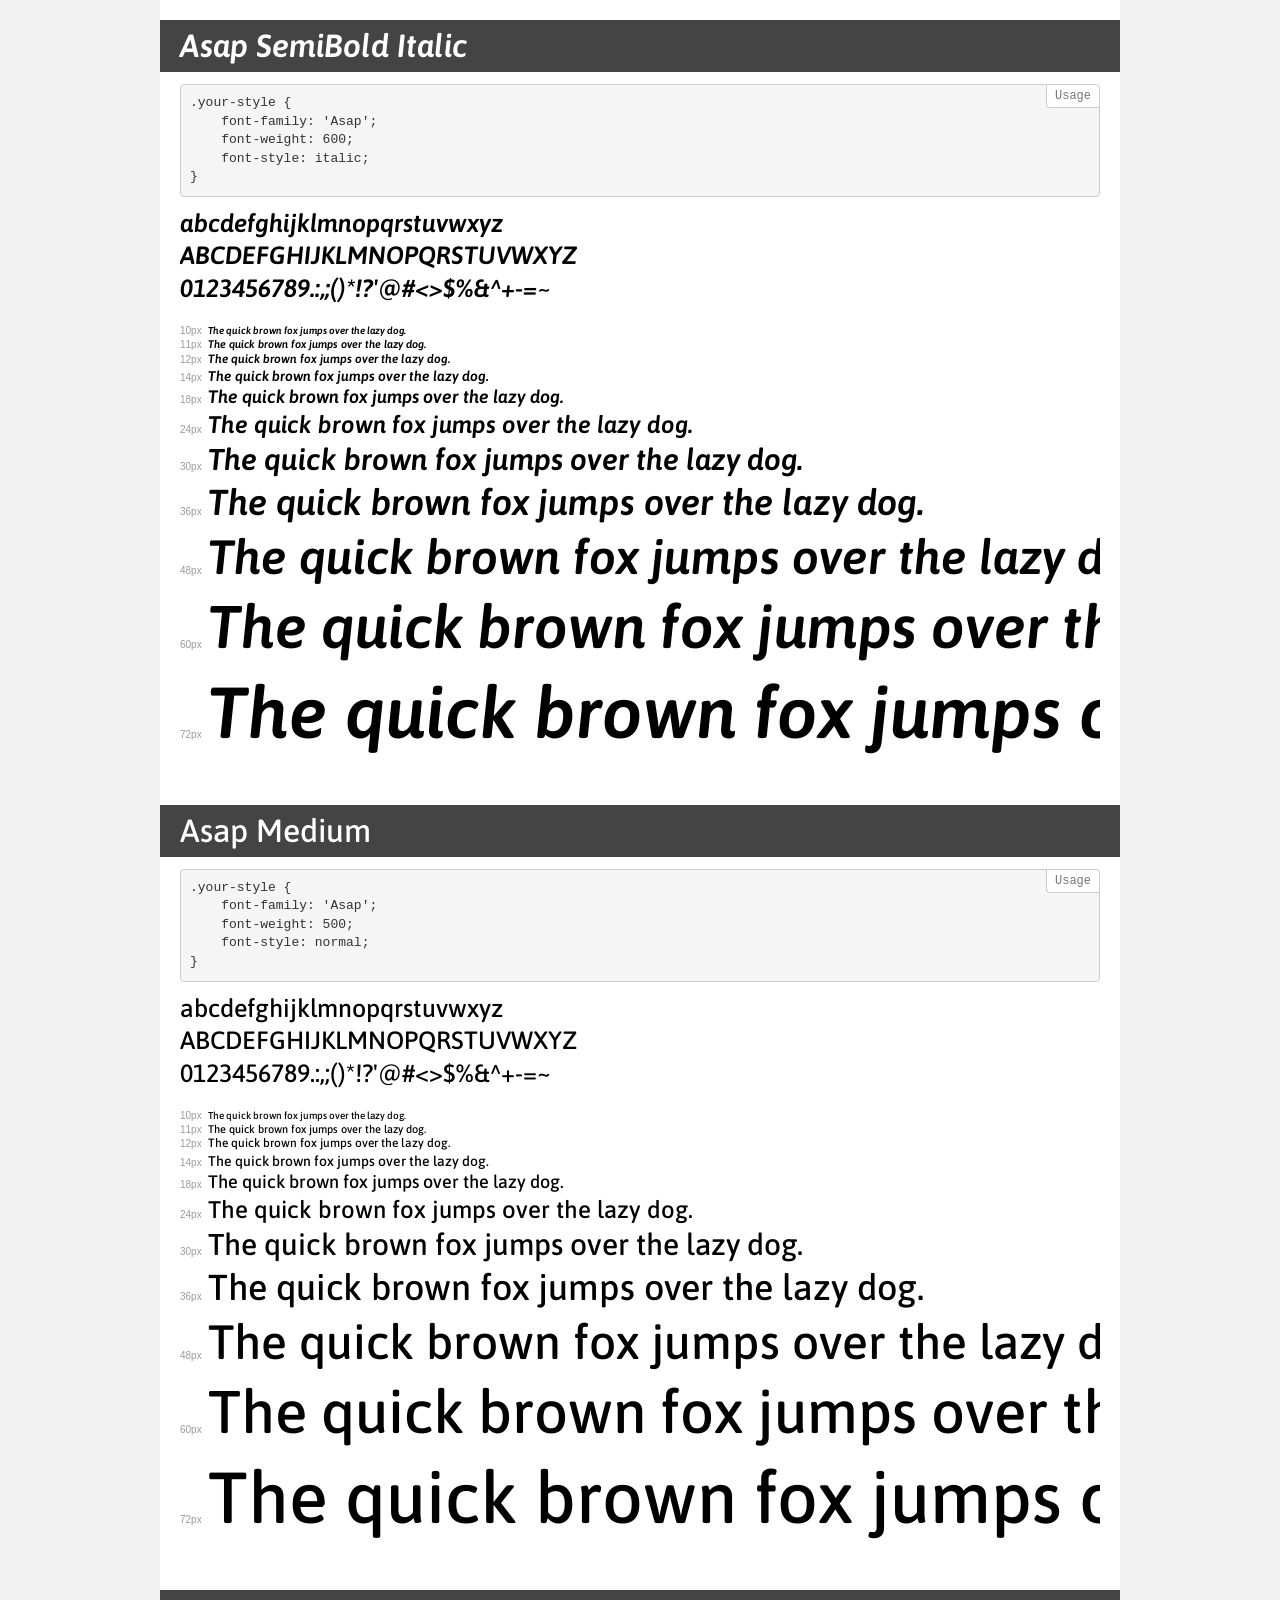
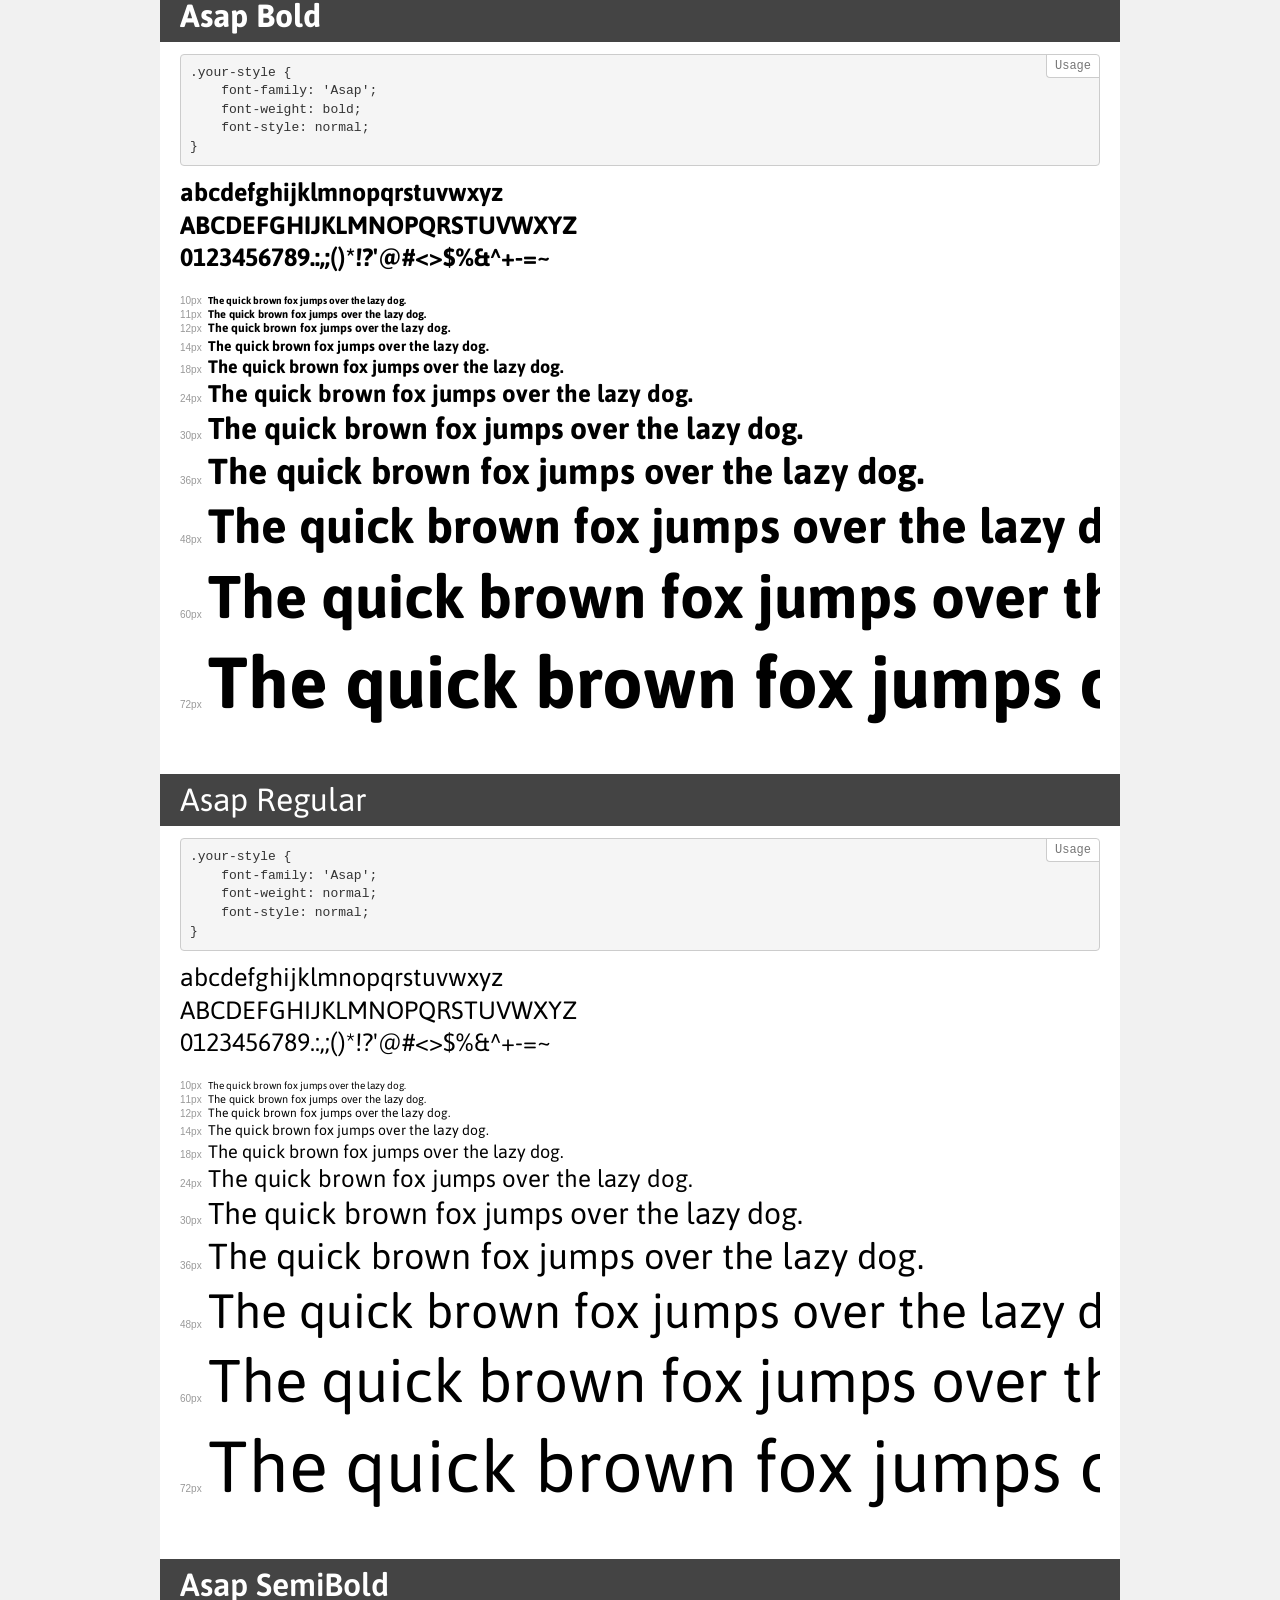
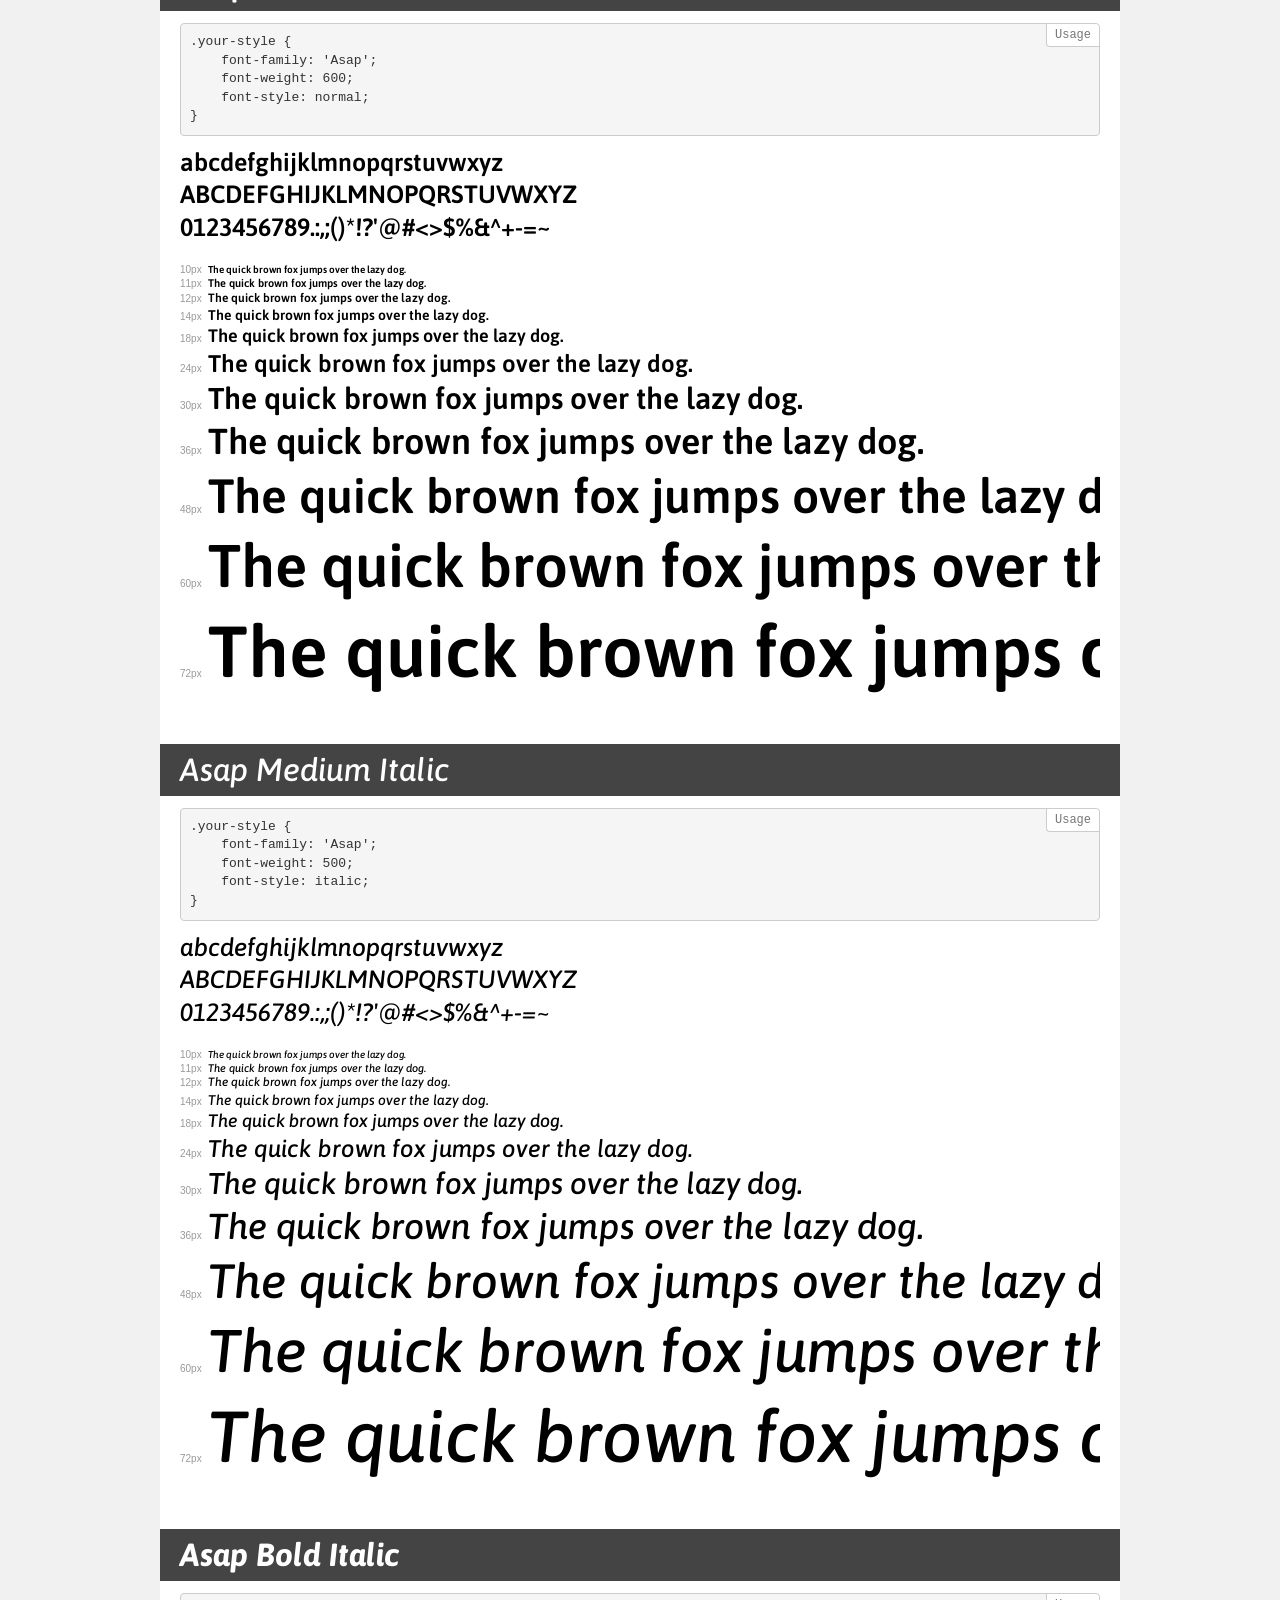
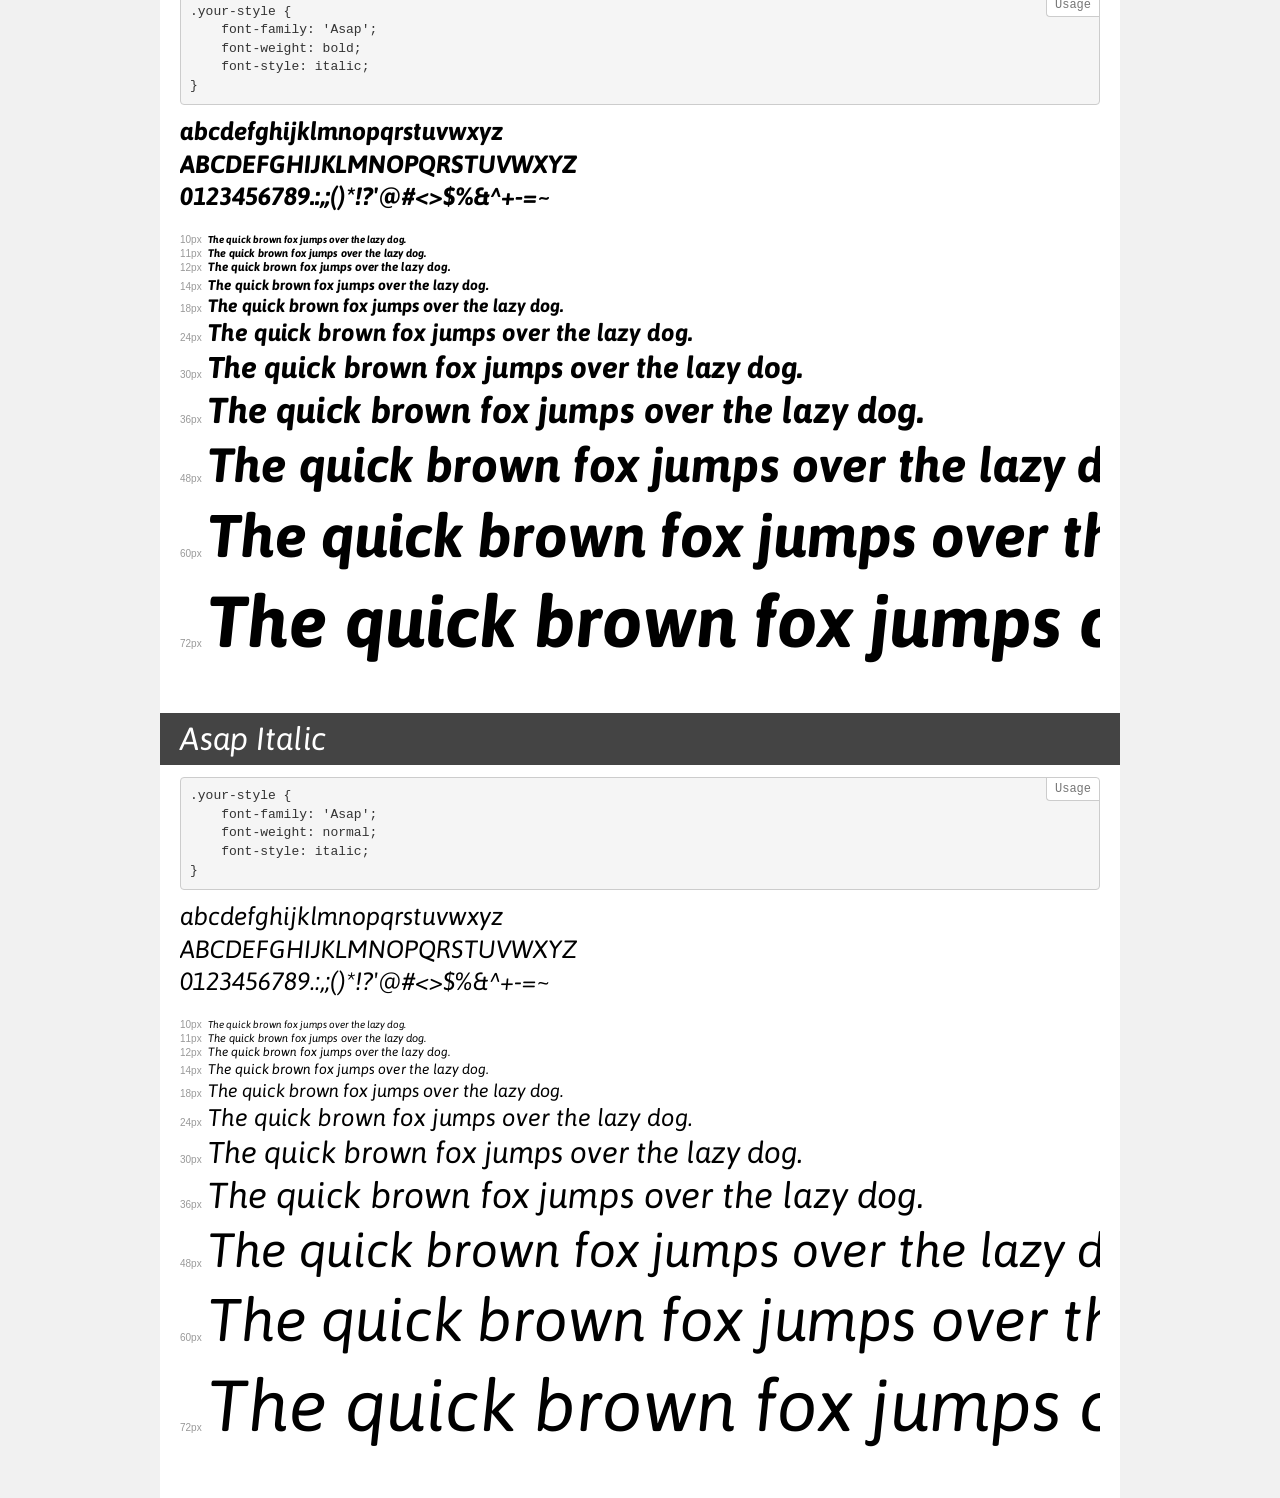
<file: assets/fonts/asap/demo.html>
<!DOCTYPE html>
<html>
<head>
    <meta charset="utf-8">
    <meta http-equiv="X-UA-Compatible" content="IE=edge">
    <meta name="viewport" content="width=device-width, initial-scale=1">
    <meta name="robots" content="noindex, noarchive">
    <meta name="format-detection" content="telephone=no">
    <title>Transfonter demo</title>
    <link href="stylesheet.css" rel="stylesheet">
    <style>
        /*
        http://meyerweb.com/eric/tools/css/reset/
        v2.0 | 20110126
        License: none (public domain)
        */
        html, body, div, span, applet, object, iframe,
        h1, h2, h3, h4, h5, h6, p, blockquote, pre,
        a, abbr, acronym, address, big, cite, code,
        del, dfn, em, img, ins, kbd, q, s, samp,
        small, strike, strong, sub, sup, tt, var,
        b, u, i, center,
        dl, dt, dd, ol, ul, li,
        fieldset, form, label, legend,
        table, caption, tbody, tfoot, thead, tr, th, td,
        article, aside, canvas, details, embed,
        figure, figcaption, footer, header, hgroup,
        menu, nav, output, ruby, section, summary,
        time, mark, audio, video {
            margin: 0;
            padding: 0;
            border: 0;
            font-size: 100%;
            font: inherit;
            vertical-align: baseline;
        }
        /* HTML5 display-role reset for older browsers */
        article, aside, details, figcaption, figure,
        footer, header, hgroup, menu, nav, section {
            display: block;
        }
        body {
            line-height: 1;
        }
        ol, ul {
            list-style: none;
        }
        blockquote, q {
            quotes: none;
        }
        blockquote:before, blockquote:after,
        q:before, q:after {
            content: '';
            content: none;
        }
        table {
            border-collapse: collapse;
            border-spacing: 0;
        }
        /* common styles */
        body {
            background: #f1f1f1;
            color: #000;
        }
        .page {
            background: #fff;
            width: 920px;
            margin: 0 auto;
            padding: 20px 20px 0 20px;
            overflow: hidden;
        }
        .font-container {
            overflow-x: auto;
            overflow-y: hidden;
            margin-bottom: 40px;
            line-height: 1.3;
            white-space: nowrap;
            padding-bottom: 5px;
        }
        h1 {
            position: relative;
            background: #444;
            font-size: 32px;
            color: #fff;
            padding: 10px 20px;
            margin: 0 -20px 12px -20px;
        }
        .letters {
            font-size: 25px;
            margin-bottom: 20px;
        }
        .s10:before {
            content: '10px';
        }
        .s11:before {
            content: '11px';
        }
        .s12:before {
            content: '12px';
        }
        .s14:before {
            content: '14px';
        }
        .s18:before {
            content: '18px';
        }
        .s24:before {
            content: '24px';
        }
        .s30:before {
            content: '30px';
        }
        .s36:before {
            content: '36px';
        }
        .s48:before {
            content: '48px';
        }
        .s60:before {
            content: '60px';
        }
        .s72:before {
            content: '72px';
        }
        .s10:before, .s11:before, .s12:before, .s14:before,
        .s18:before, .s24:before, .s30:before, .s36:before,
        .s48:before, .s60:before, .s72:before {
            font-family: Arial, sans-serif;
            font-size: 10px;
            font-weight: normal;
            font-style: normal;
            color: #999;
            padding-right: 6px;
        }
        pre {
            display: block;
            position: relative;
            padding: 9px;
            margin: 0 0 10px;
            font-family: Monaco, Menlo, Consolas, "Courier New", monospace !important;
            font-size: 13px;
            line-height: 1.428571429;
            color: #333;
            font-weight: normal !important;
            font-style: normal !important;
            background-color: #f5f5f5;
            border: 1px solid #ccc;
            overflow-x: auto;
            border-radius: 4px;
        }
        pre:after {
            display: block;
            position: absolute;
            right: 0;
            top: 0;
            content: 'Usage';
            line-height: 1;
            padding: 5px 8px;
            font-size: 12px;
            color: #767676;
            background-color: #fff;
            border: 1px solid #ccc;
            border-right: none;
            border-top: none;
            border-radius: 0 4px 0 4px;
            z-index: 10;
        }
        /* responsive */
        @media (max-width: 959px) {
            .page {
                width: auto;
                margin: 0;
            }
        }
    </style>
</head>
<body>
<div class="page">
    <div class="demo" style="font-family: 'Asap'; font-weight: 600; font-style: italic;">
        <h1>Asap SemiBold Italic</h1>
        <pre>.your-style {
    font-family: 'Asap';
    font-weight: 600;
    font-style: italic;
}</pre>
        <div class="font-container">
            <p class="letters">
                abcdefghijklmnopqrstuvwxyz<br>
ABCDEFGHIJKLMNOPQRSTUVWXYZ<br>
                0123456789.:,;()*!?'@#<>$%&^+-=~
            </p>
            <p class="s10" style="font-size: 10px;">The quick brown fox jumps over the lazy dog.</p>
            <p class="s11" style="font-size: 11px;">The quick brown fox jumps over the lazy dog.</p>
            <p class="s12" style="font-size: 12px;">The quick brown fox jumps over the lazy dog.</p>
            <p class="s14" style="font-size: 14px;">The quick brown fox jumps over the lazy dog.</p>
            <p class="s18" style="font-size: 18px;">The quick brown fox jumps over the lazy dog.</p>
            <p class="s24" style="font-size: 24px;">The quick brown fox jumps over the lazy dog.</p>
            <p class="s30" style="font-size: 30px;">The quick brown fox jumps over the lazy dog.</p>
            <p class="s36" style="font-size: 36px;">The quick brown fox jumps over the lazy dog.</p>
            <p class="s48" style="font-size: 48px;">The quick brown fox jumps over the lazy dog.</p>
            <p class="s60" style="font-size: 60px;">The quick brown fox jumps over the lazy dog.</p>
            <p class="s72" style="font-size: 72px;">The quick brown fox jumps over the lazy dog.</p>
        </div>
    </div>
    <div class="demo" style="font-family: 'Asap'; font-weight: 500; font-style: normal;">
        <h1>Asap Medium</h1>
        <pre>.your-style {
    font-family: 'Asap';
    font-weight: 500;
    font-style: normal;
}</pre>
        <div class="font-container">
            <p class="letters">
                abcdefghijklmnopqrstuvwxyz<br>
ABCDEFGHIJKLMNOPQRSTUVWXYZ<br>
                0123456789.:,;()*!?'@#<>$%&^+-=~
            </p>
            <p class="s10" style="font-size: 10px;">The quick brown fox jumps over the lazy dog.</p>
            <p class="s11" style="font-size: 11px;">The quick brown fox jumps over the lazy dog.</p>
            <p class="s12" style="font-size: 12px;">The quick brown fox jumps over the lazy dog.</p>
            <p class="s14" style="font-size: 14px;">The quick brown fox jumps over the lazy dog.</p>
            <p class="s18" style="font-size: 18px;">The quick brown fox jumps over the lazy dog.</p>
            <p class="s24" style="font-size: 24px;">The quick brown fox jumps over the lazy dog.</p>
            <p class="s30" style="font-size: 30px;">The quick brown fox jumps over the lazy dog.</p>
            <p class="s36" style="font-size: 36px;">The quick brown fox jumps over the lazy dog.</p>
            <p class="s48" style="font-size: 48px;">The quick brown fox jumps over the lazy dog.</p>
            <p class="s60" style="font-size: 60px;">The quick brown fox jumps over the lazy dog.</p>
            <p class="s72" style="font-size: 72px;">The quick brown fox jumps over the lazy dog.</p>
        </div>
    </div>
    <div class="demo" style="font-family: 'Asap'; font-weight: bold; font-style: normal;">
        <h1>Asap Bold</h1>
        <pre>.your-style {
    font-family: 'Asap';
    font-weight: bold;
    font-style: normal;
}</pre>
        <div class="font-container">
            <p class="letters">
                abcdefghijklmnopqrstuvwxyz<br>
ABCDEFGHIJKLMNOPQRSTUVWXYZ<br>
                0123456789.:,;()*!?'@#<>$%&^+-=~
            </p>
            <p class="s10" style="font-size: 10px;">The quick brown fox jumps over the lazy dog.</p>
            <p class="s11" style="font-size: 11px;">The quick brown fox jumps over the lazy dog.</p>
            <p class="s12" style="font-size: 12px;">The quick brown fox jumps over the lazy dog.</p>
            <p class="s14" style="font-size: 14px;">The quick brown fox jumps over the lazy dog.</p>
            <p class="s18" style="font-size: 18px;">The quick brown fox jumps over the lazy dog.</p>
            <p class="s24" style="font-size: 24px;">The quick brown fox jumps over the lazy dog.</p>
            <p class="s30" style="font-size: 30px;">The quick brown fox jumps over the lazy dog.</p>
            <p class="s36" style="font-size: 36px;">The quick brown fox jumps over the lazy dog.</p>
            <p class="s48" style="font-size: 48px;">The quick brown fox jumps over the lazy dog.</p>
            <p class="s60" style="font-size: 60px;">The quick brown fox jumps over the lazy dog.</p>
            <p class="s72" style="font-size: 72px;">The quick brown fox jumps over the lazy dog.</p>
        </div>
    </div>
    <div class="demo" style="font-family: 'Asap'; font-weight: normal; font-style: normal;">
        <h1>Asap Regular</h1>
        <pre>.your-style {
    font-family: 'Asap';
    font-weight: normal;
    font-style: normal;
}</pre>
        <div class="font-container">
            <p class="letters">
                abcdefghijklmnopqrstuvwxyz<br>
ABCDEFGHIJKLMNOPQRSTUVWXYZ<br>
                0123456789.:,;()*!?'@#<>$%&^+-=~
            </p>
            <p class="s10" style="font-size: 10px;">The quick brown fox jumps over the lazy dog.</p>
            <p class="s11" style="font-size: 11px;">The quick brown fox jumps over the lazy dog.</p>
            <p class="s12" style="font-size: 12px;">The quick brown fox jumps over the lazy dog.</p>
            <p class="s14" style="font-size: 14px;">The quick brown fox jumps over the lazy dog.</p>
            <p class="s18" style="font-size: 18px;">The quick brown fox jumps over the lazy dog.</p>
            <p class="s24" style="font-size: 24px;">The quick brown fox jumps over the lazy dog.</p>
            <p class="s30" style="font-size: 30px;">The quick brown fox jumps over the lazy dog.</p>
            <p class="s36" style="font-size: 36px;">The quick brown fox jumps over the lazy dog.</p>
            <p class="s48" style="font-size: 48px;">The quick brown fox jumps over the lazy dog.</p>
            <p class="s60" style="font-size: 60px;">The quick brown fox jumps over the lazy dog.</p>
            <p class="s72" style="font-size: 72px;">The quick brown fox jumps over the lazy dog.</p>
        </div>
    </div>
    <div class="demo" style="font-family: 'Asap'; font-weight: 600; font-style: normal;">
        <h1>Asap SemiBold</h1>
        <pre>.your-style {
    font-family: 'Asap';
    font-weight: 600;
    font-style: normal;
}</pre>
        <div class="font-container">
            <p class="letters">
                abcdefghijklmnopqrstuvwxyz<br>
ABCDEFGHIJKLMNOPQRSTUVWXYZ<br>
                0123456789.:,;()*!?'@#<>$%&^+-=~
            </p>
            <p class="s10" style="font-size: 10px;">The quick brown fox jumps over the lazy dog.</p>
            <p class="s11" style="font-size: 11px;">The quick brown fox jumps over the lazy dog.</p>
            <p class="s12" style="font-size: 12px;">The quick brown fox jumps over the lazy dog.</p>
            <p class="s14" style="font-size: 14px;">The quick brown fox jumps over the lazy dog.</p>
            <p class="s18" style="font-size: 18px;">The quick brown fox jumps over the lazy dog.</p>
            <p class="s24" style="font-size: 24px;">The quick brown fox jumps over the lazy dog.</p>
            <p class="s30" style="font-size: 30px;">The quick brown fox jumps over the lazy dog.</p>
            <p class="s36" style="font-size: 36px;">The quick brown fox jumps over the lazy dog.</p>
            <p class="s48" style="font-size: 48px;">The quick brown fox jumps over the lazy dog.</p>
            <p class="s60" style="font-size: 60px;">The quick brown fox jumps over the lazy dog.</p>
            <p class="s72" style="font-size: 72px;">The quick brown fox jumps over the lazy dog.</p>
        </div>
    </div>
    <div class="demo" style="font-family: 'Asap'; font-weight: 500; font-style: italic;">
        <h1>Asap Medium Italic</h1>
        <pre>.your-style {
    font-family: 'Asap';
    font-weight: 500;
    font-style: italic;
}</pre>
        <div class="font-container">
            <p class="letters">
                abcdefghijklmnopqrstuvwxyz<br>
ABCDEFGHIJKLMNOPQRSTUVWXYZ<br>
                0123456789.:,;()*!?'@#<>$%&^+-=~
            </p>
            <p class="s10" style="font-size: 10px;">The quick brown fox jumps over the lazy dog.</p>
            <p class="s11" style="font-size: 11px;">The quick brown fox jumps over the lazy dog.</p>
            <p class="s12" style="font-size: 12px;">The quick brown fox jumps over the lazy dog.</p>
            <p class="s14" style="font-size: 14px;">The quick brown fox jumps over the lazy dog.</p>
            <p class="s18" style="font-size: 18px;">The quick brown fox jumps over the lazy dog.</p>
            <p class="s24" style="font-size: 24px;">The quick brown fox jumps over the lazy dog.</p>
            <p class="s30" style="font-size: 30px;">The quick brown fox jumps over the lazy dog.</p>
            <p class="s36" style="font-size: 36px;">The quick brown fox jumps over the lazy dog.</p>
            <p class="s48" style="font-size: 48px;">The quick brown fox jumps over the lazy dog.</p>
            <p class="s60" style="font-size: 60px;">The quick brown fox jumps over the lazy dog.</p>
            <p class="s72" style="font-size: 72px;">The quick brown fox jumps over the lazy dog.</p>
        </div>
    </div>
    <div class="demo" style="font-family: 'Asap'; font-weight: bold; font-style: italic;">
        <h1>Asap Bold Italic</h1>
        <pre>.your-style {
    font-family: 'Asap';
    font-weight: bold;
    font-style: italic;
}</pre>
        <div class="font-container">
            <p class="letters">
                abcdefghijklmnopqrstuvwxyz<br>
ABCDEFGHIJKLMNOPQRSTUVWXYZ<br>
                0123456789.:,;()*!?'@#<>$%&^+-=~
            </p>
            <p class="s10" style="font-size: 10px;">The quick brown fox jumps over the lazy dog.</p>
            <p class="s11" style="font-size: 11px;">The quick brown fox jumps over the lazy dog.</p>
            <p class="s12" style="font-size: 12px;">The quick brown fox jumps over the lazy dog.</p>
            <p class="s14" style="font-size: 14px;">The quick brown fox jumps over the lazy dog.</p>
            <p class="s18" style="font-size: 18px;">The quick brown fox jumps over the lazy dog.</p>
            <p class="s24" style="font-size: 24px;">The quick brown fox jumps over the lazy dog.</p>
            <p class="s30" style="font-size: 30px;">The quick brown fox jumps over the lazy dog.</p>
            <p class="s36" style="font-size: 36px;">The quick brown fox jumps over the lazy dog.</p>
            <p class="s48" style="font-size: 48px;">The quick brown fox jumps over the lazy dog.</p>
            <p class="s60" style="font-size: 60px;">The quick brown fox jumps over the lazy dog.</p>
            <p class="s72" style="font-size: 72px;">The quick brown fox jumps over the lazy dog.</p>
        </div>
    </div>
    <div class="demo" style="font-family: 'Asap'; font-weight: normal; font-style: italic;">
        <h1>Asap Italic</h1>
        <pre>.your-style {
    font-family: 'Asap';
    font-weight: normal;
    font-style: italic;
}</pre>
        <div class="font-container">
            <p class="letters">
                abcdefghijklmnopqrstuvwxyz<br>
ABCDEFGHIJKLMNOPQRSTUVWXYZ<br>
                0123456789.:,;()*!?'@#<>$%&^+-=~
            </p>
            <p class="s10" style="font-size: 10px;">The quick brown fox jumps over the lazy dog.</p>
            <p class="s11" style="font-size: 11px;">The quick brown fox jumps over the lazy dog.</p>
            <p class="s12" style="font-size: 12px;">The quick brown fox jumps over the lazy dog.</p>
            <p class="s14" style="font-size: 14px;">The quick brown fox jumps over the lazy dog.</p>
            <p class="s18" style="font-size: 18px;">The quick brown fox jumps over the lazy dog.</p>
            <p class="s24" style="font-size: 24px;">The quick brown fox jumps over the lazy dog.</p>
            <p class="s30" style="font-size: 30px;">The quick brown fox jumps over the lazy dog.</p>
            <p class="s36" style="font-size: 36px;">The quick brown fox jumps over the lazy dog.</p>
            <p class="s48" style="font-size: 48px;">The quick brown fox jumps over the lazy dog.</p>
            <p class="s60" style="font-size: 60px;">The quick brown fox jumps over the lazy dog.</p>
            <p class="s72" style="font-size: 72px;">The quick brown fox jumps over the lazy dog.</p>
        </div>
    </div>
</div>
</body>
</html>
</file>
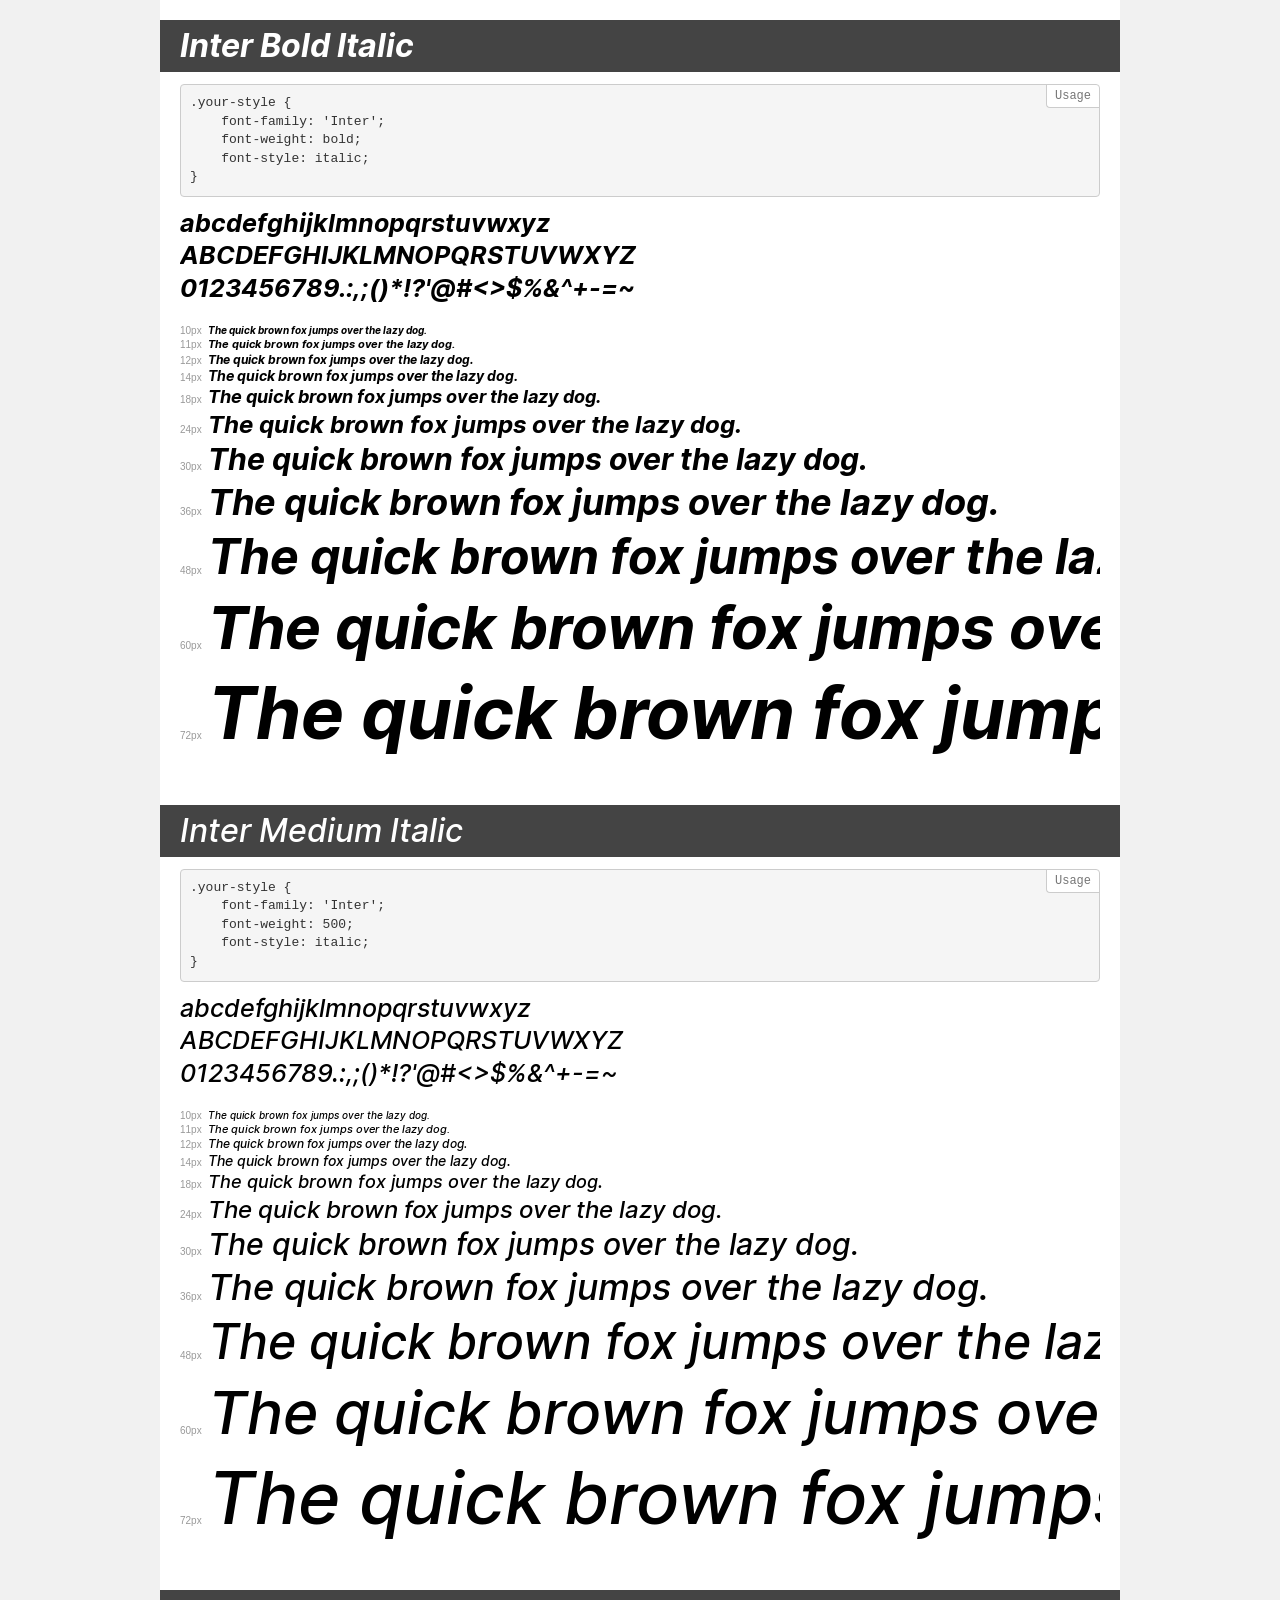
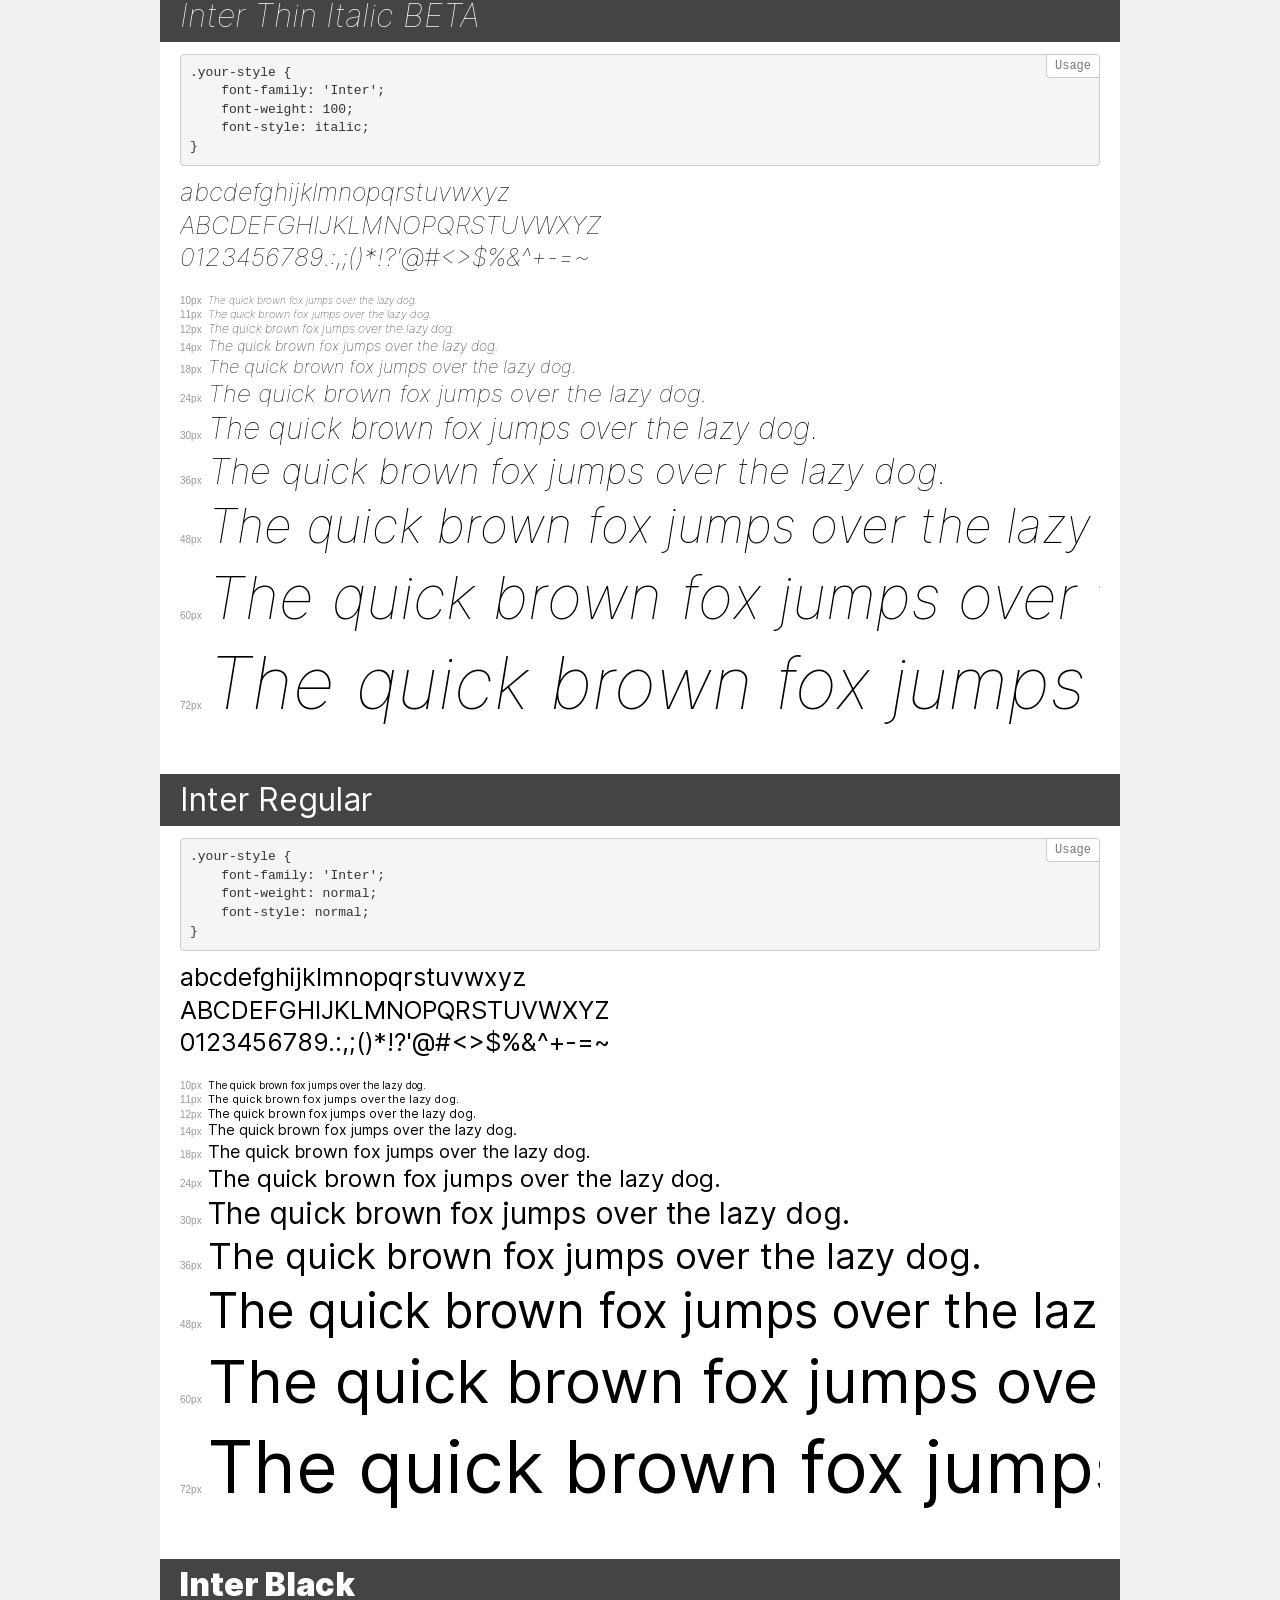
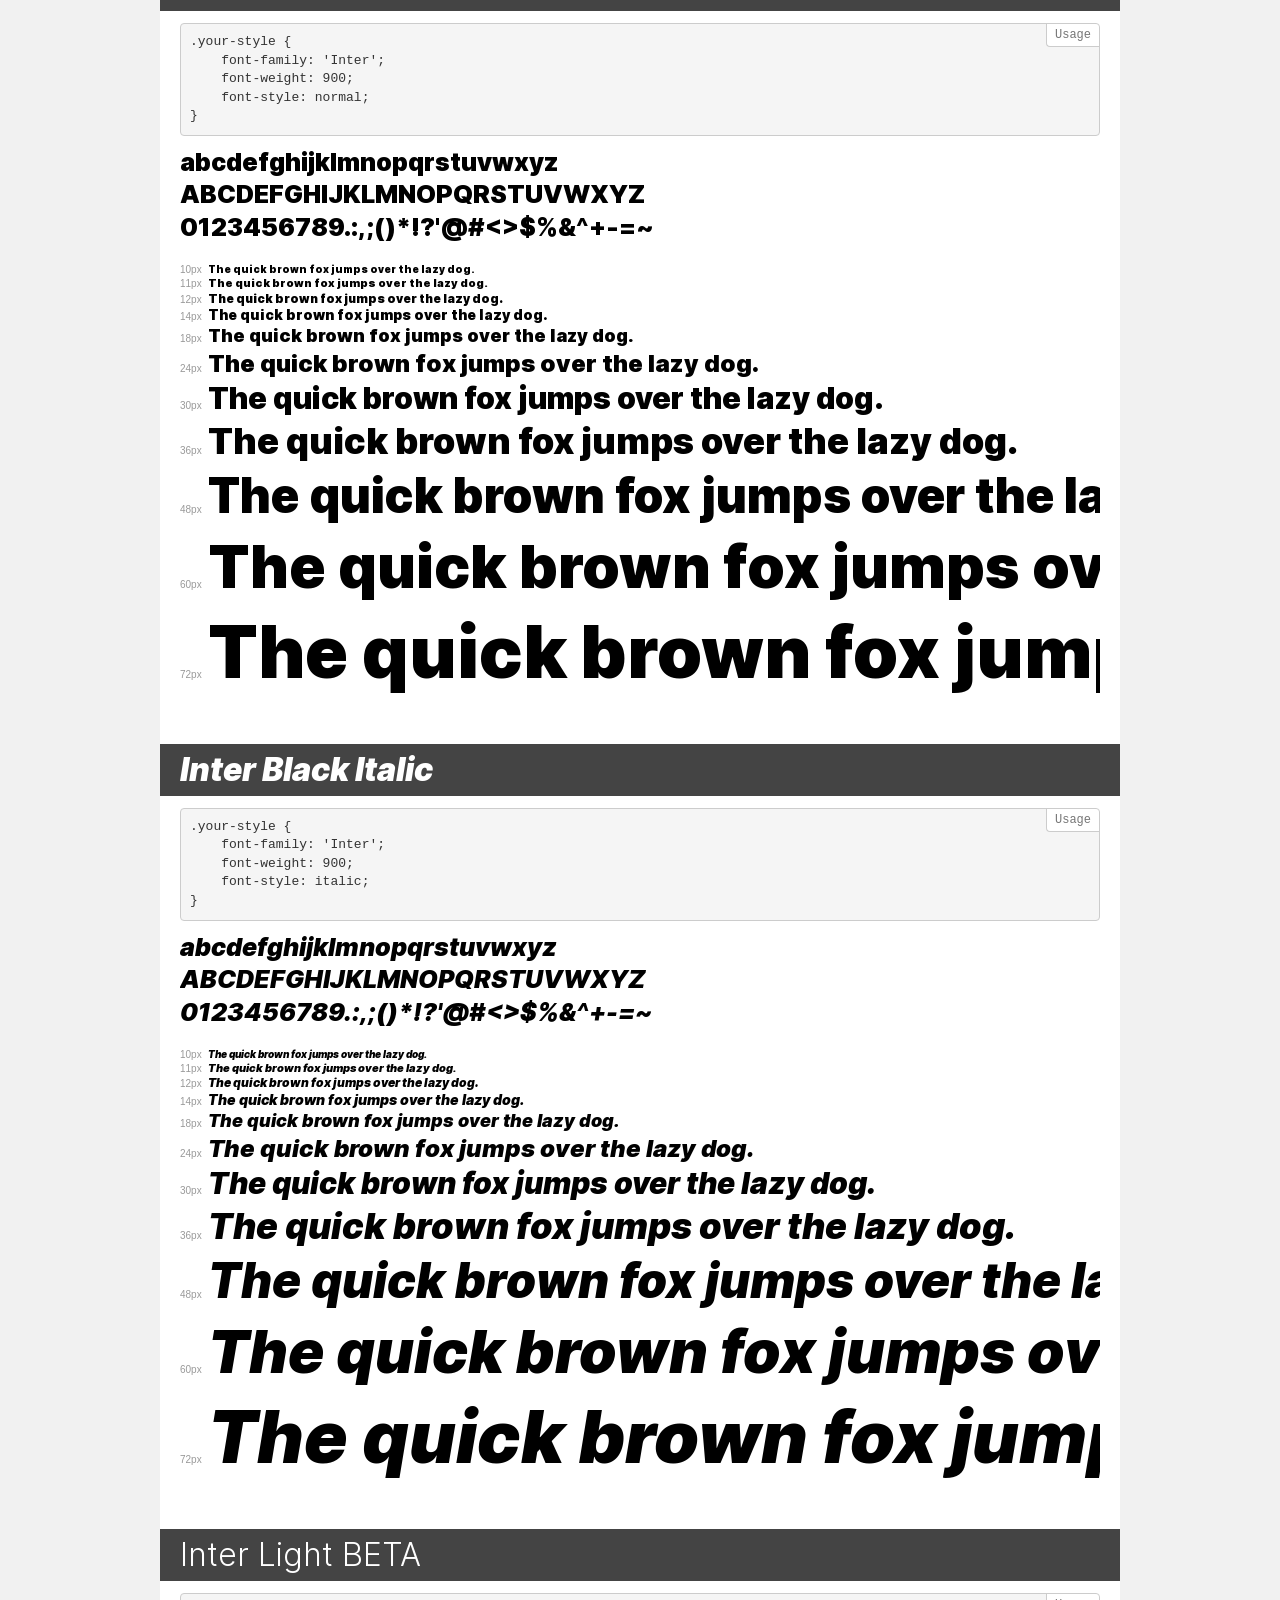
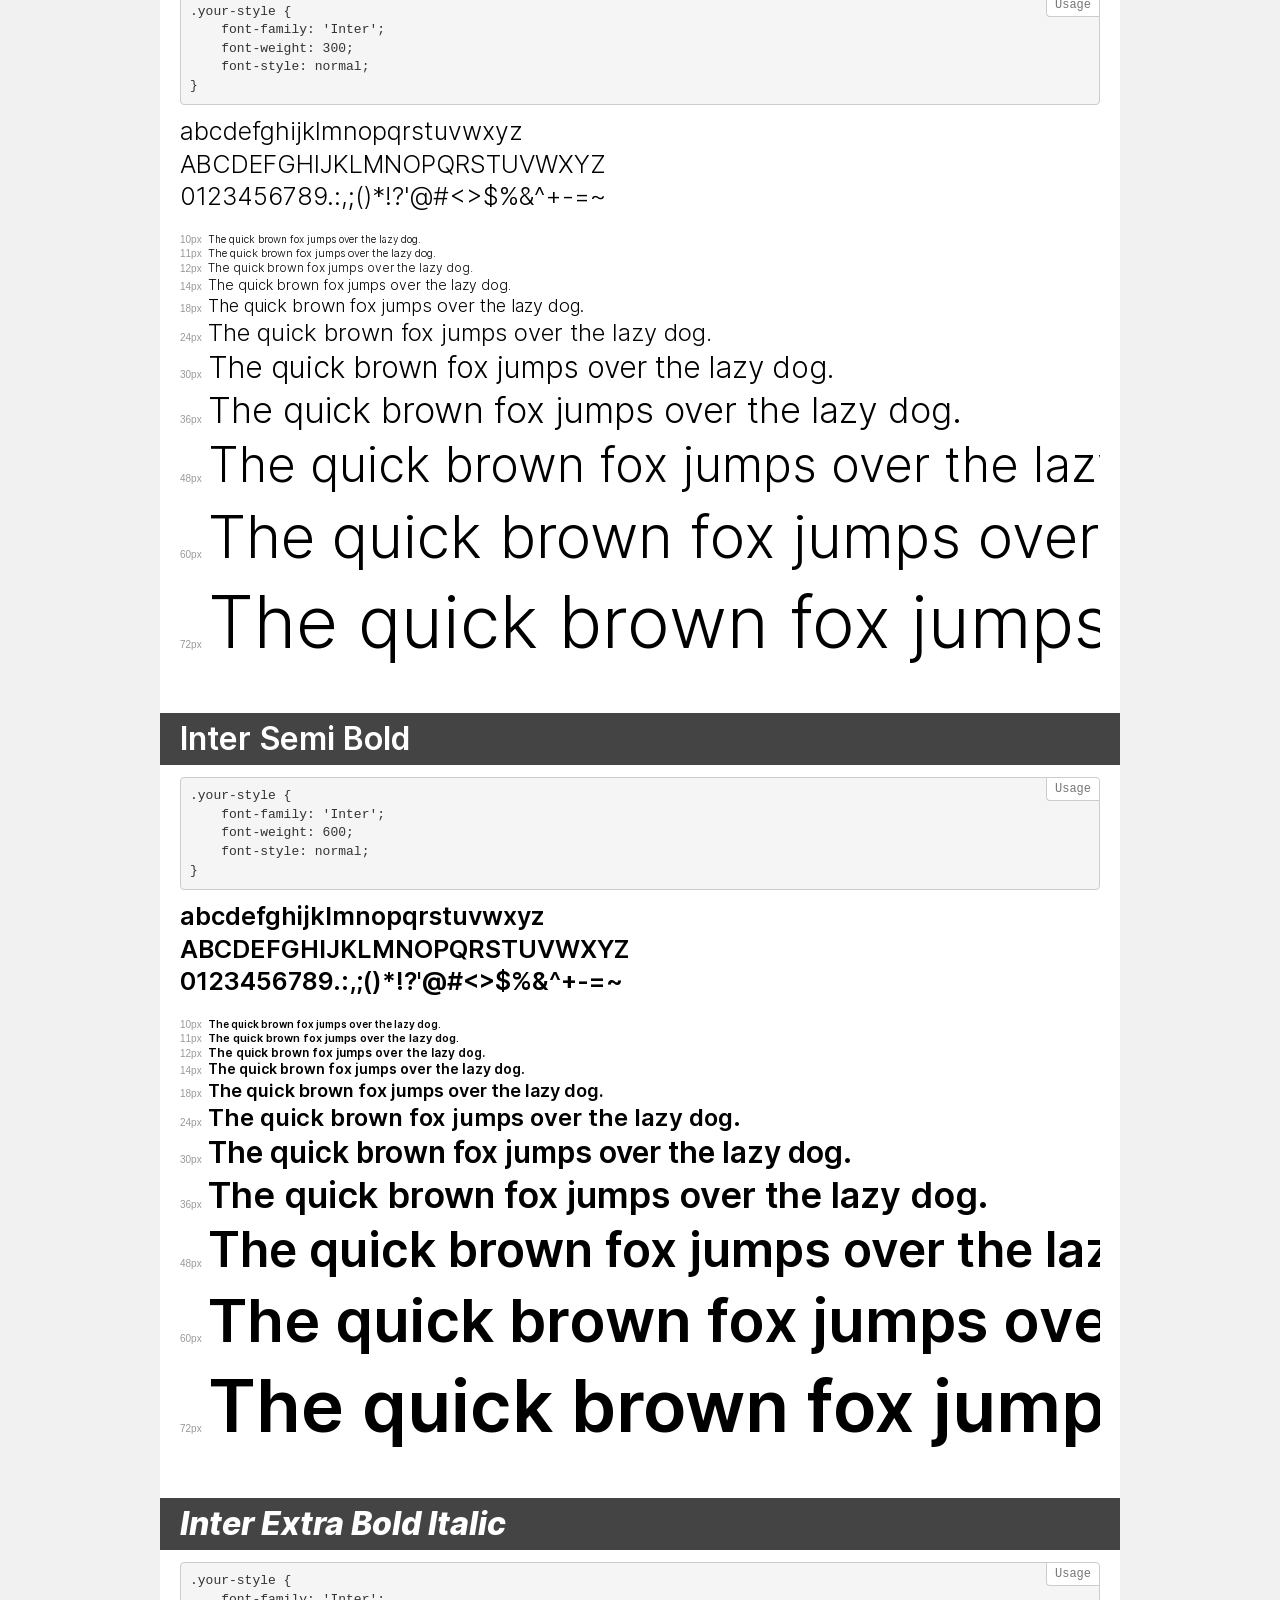
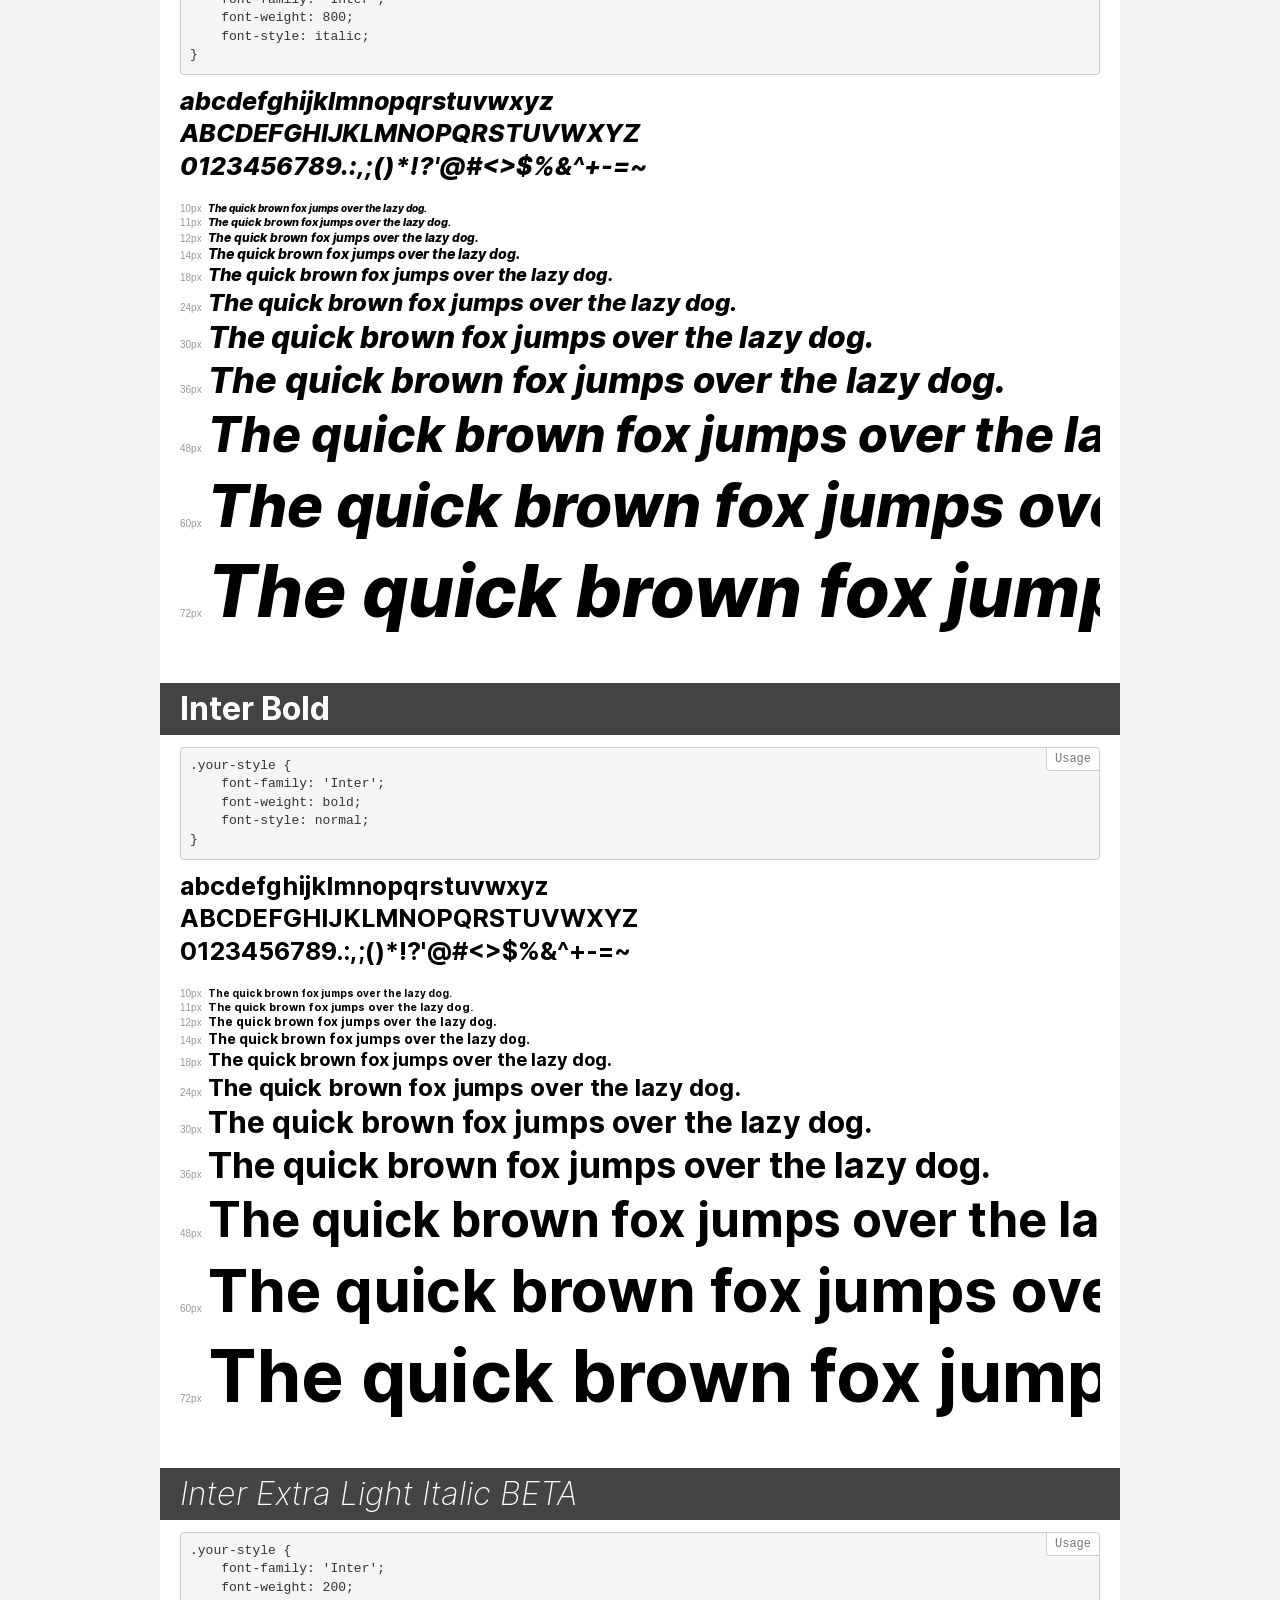
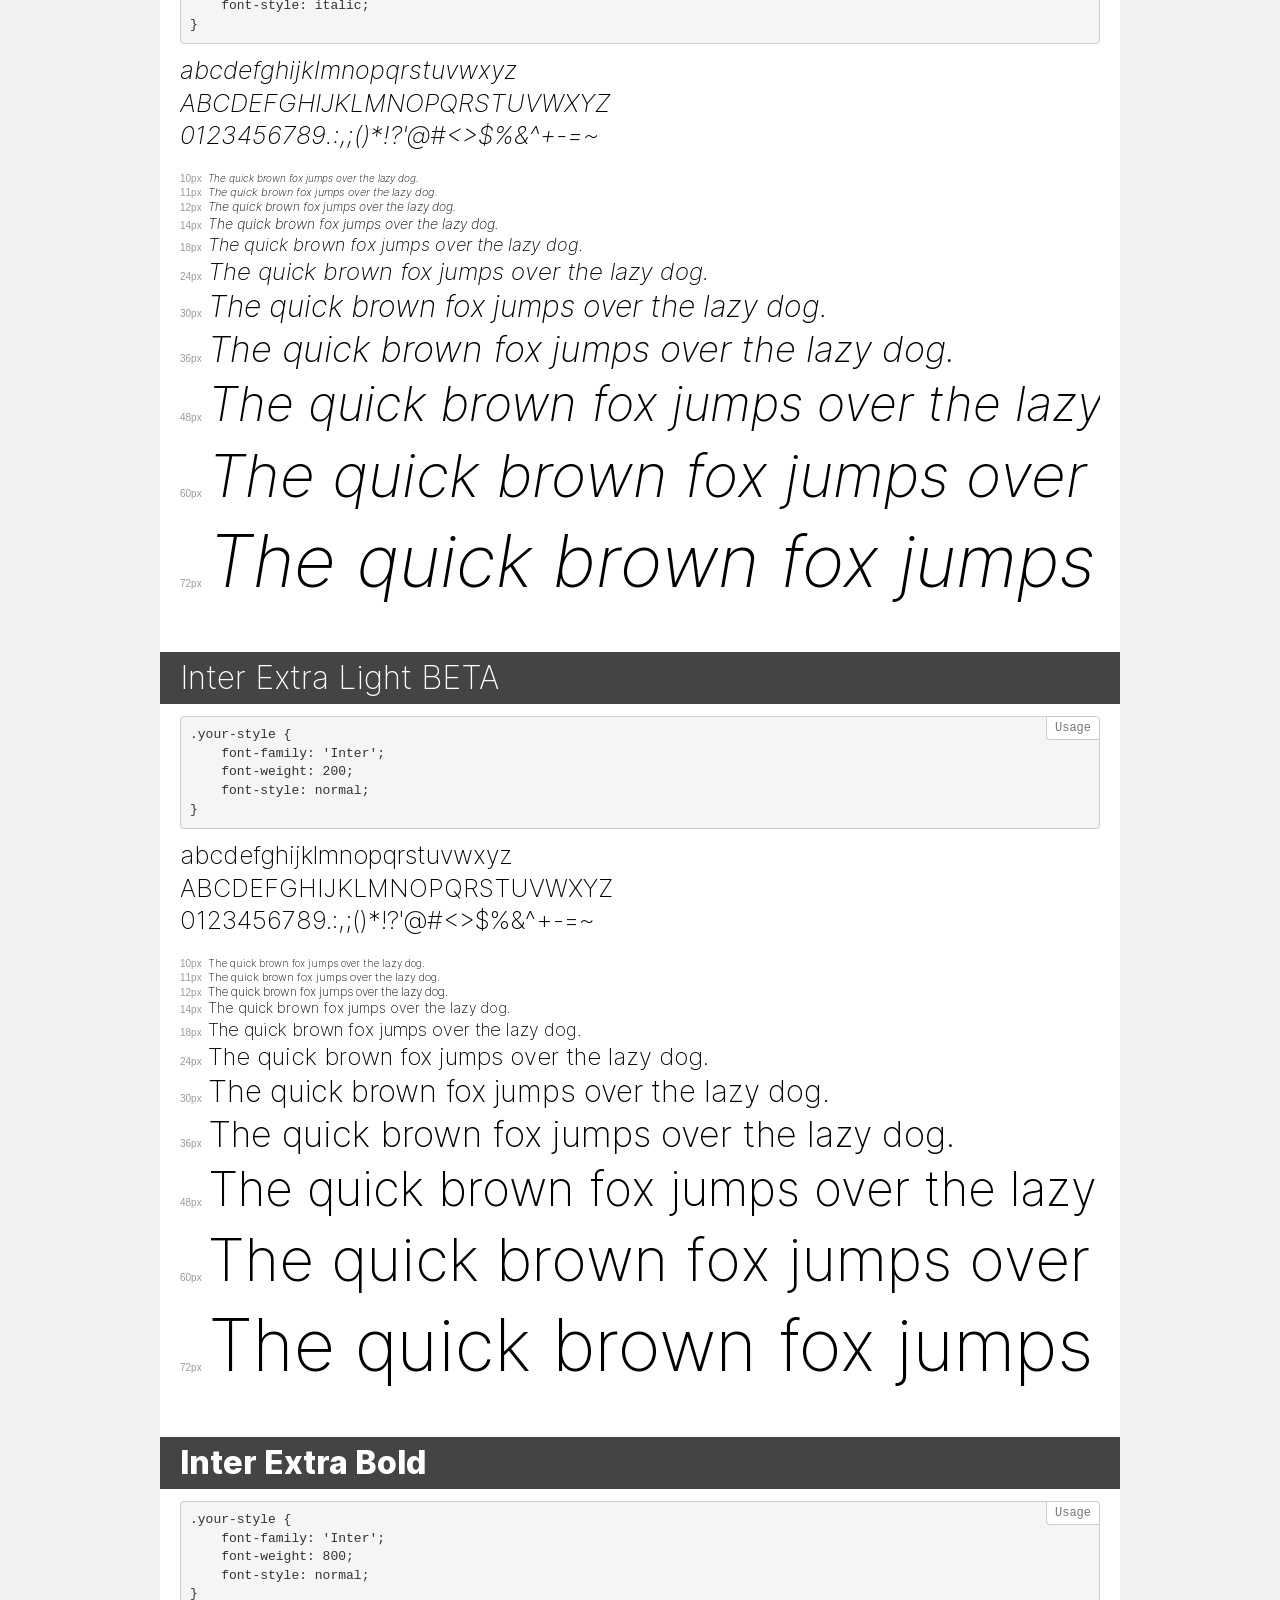
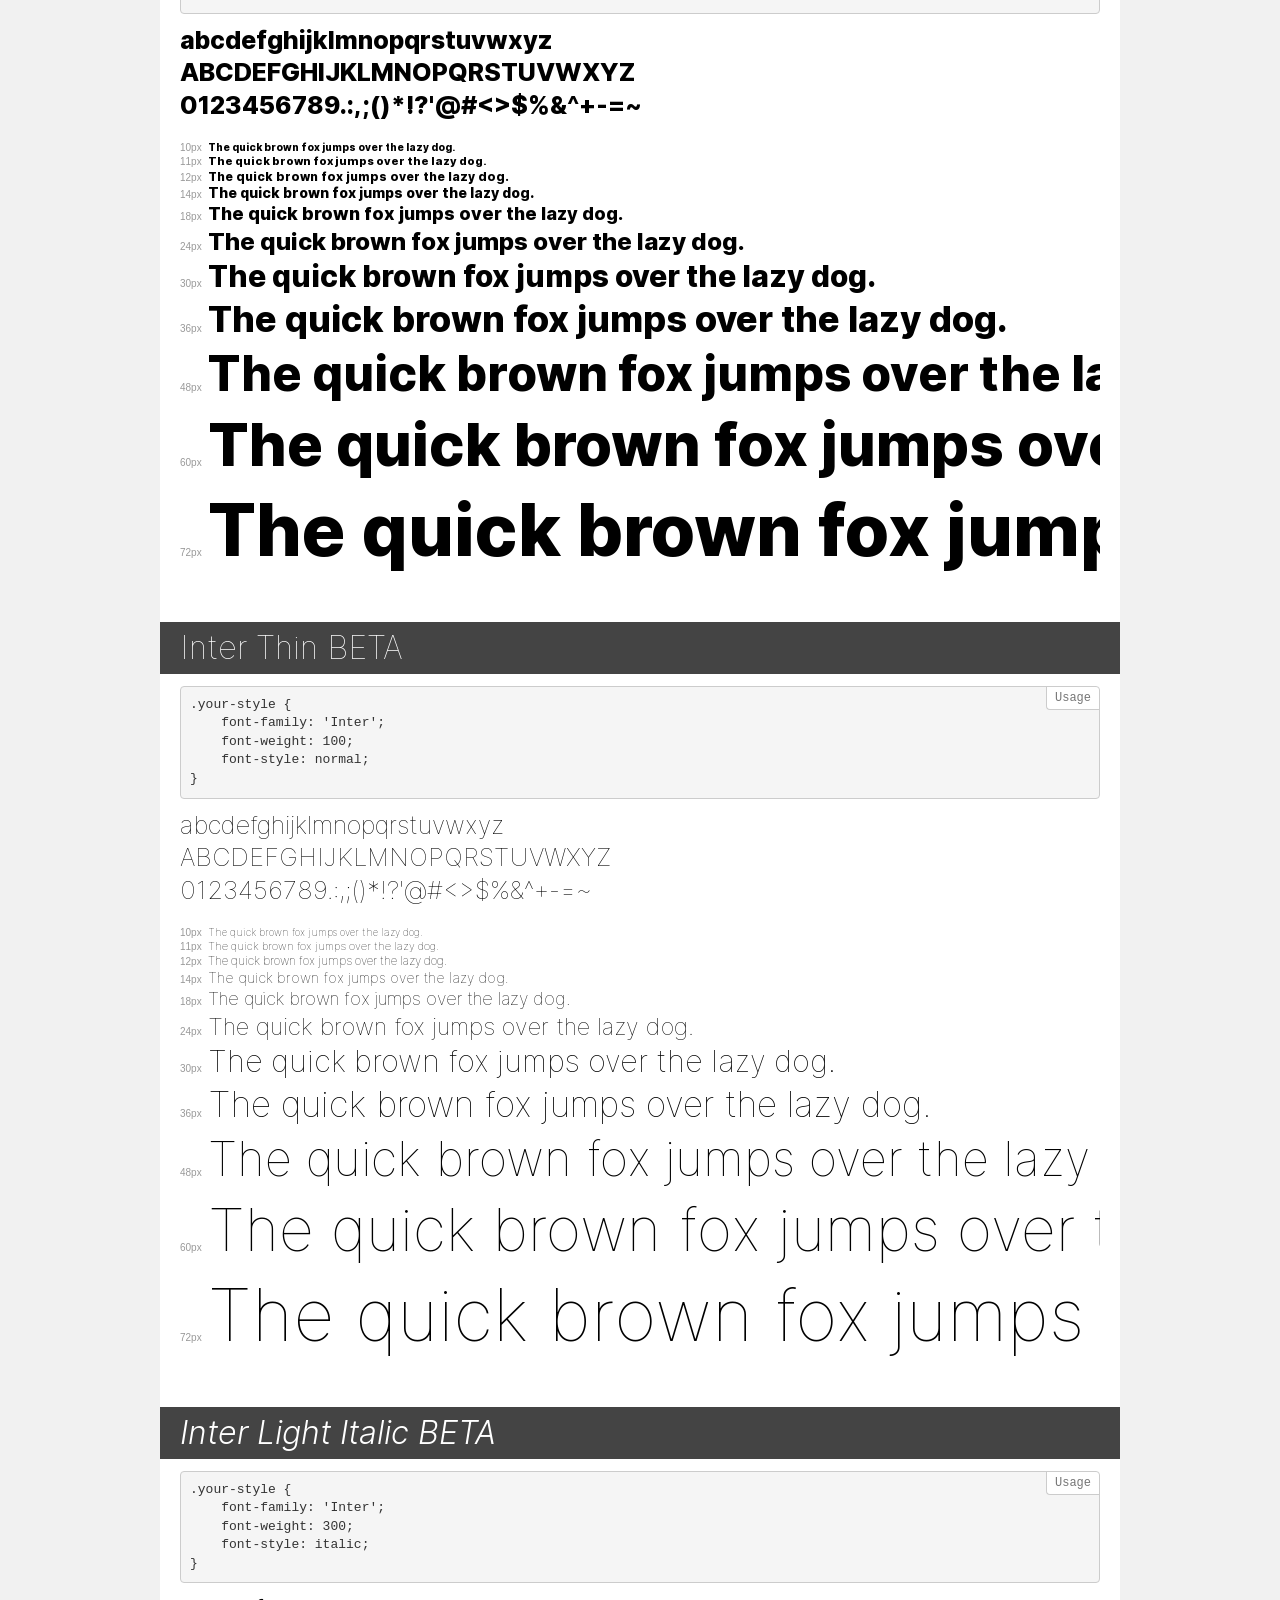
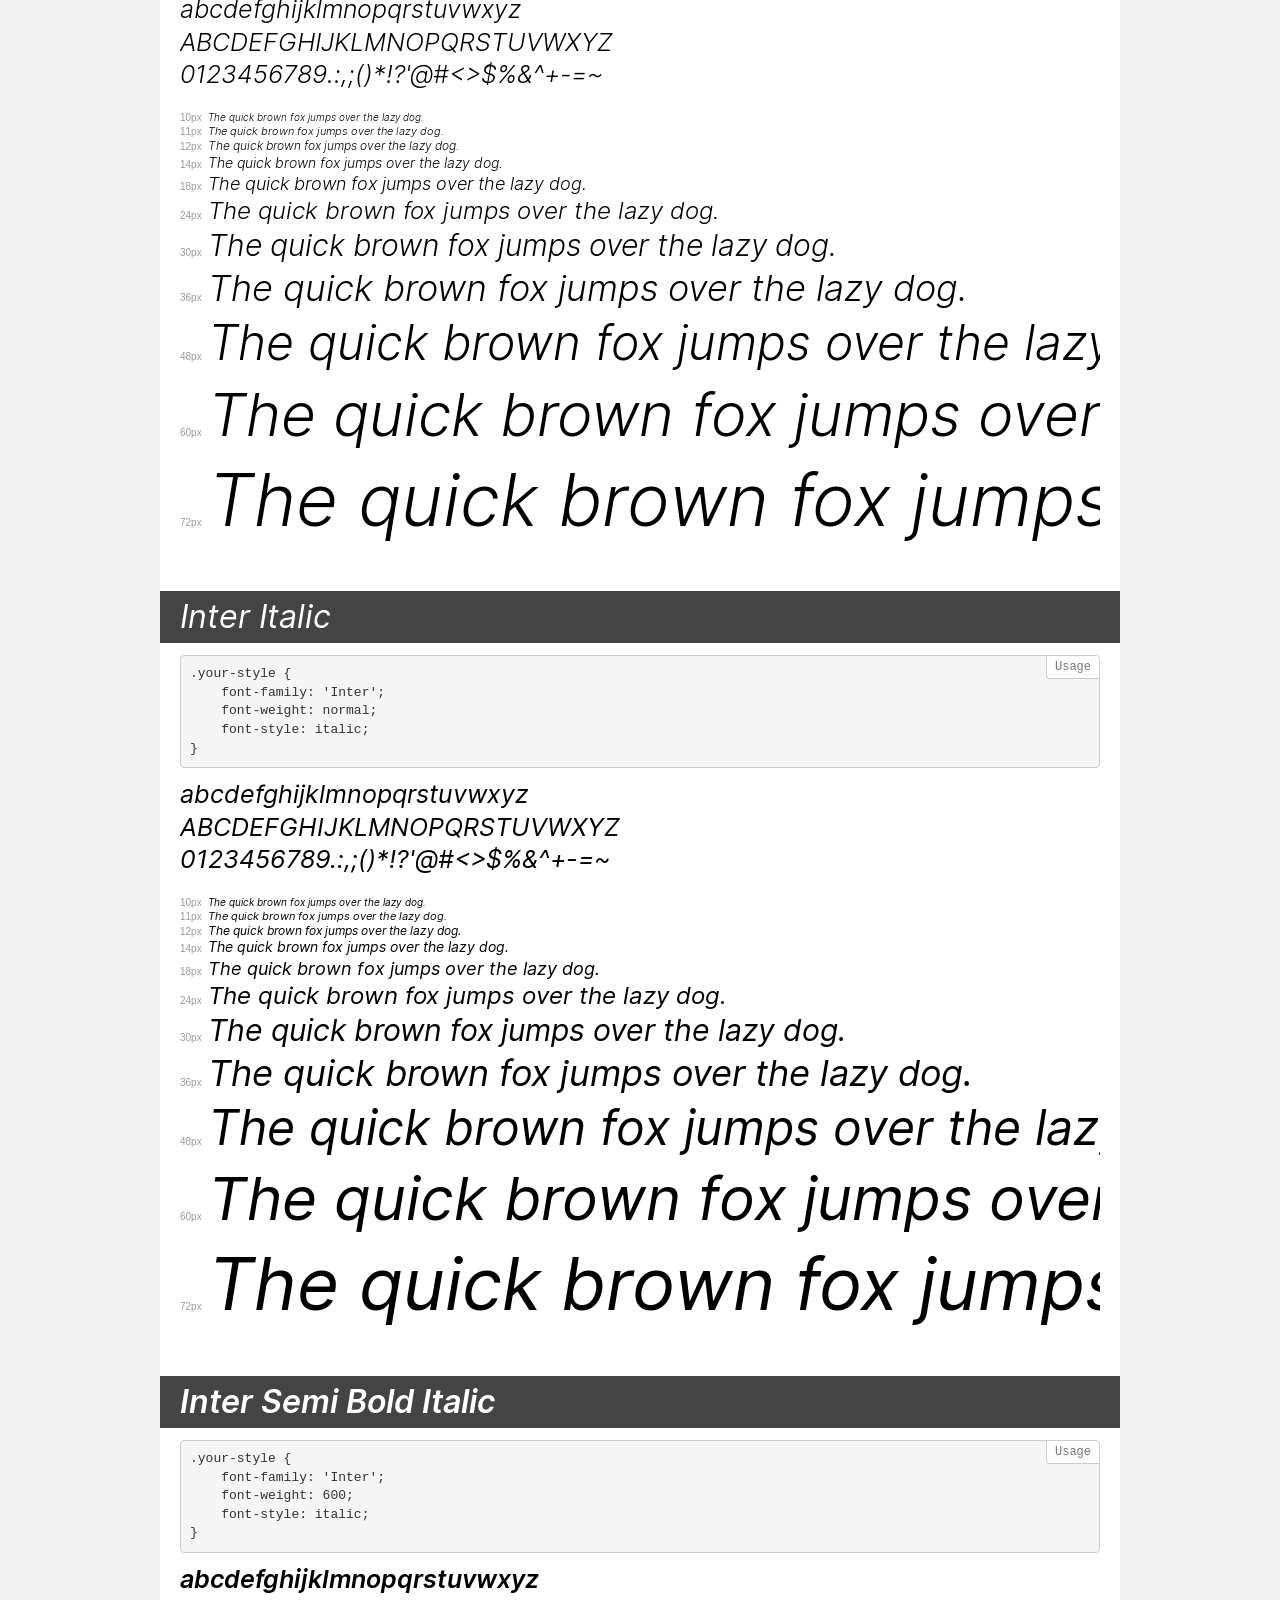
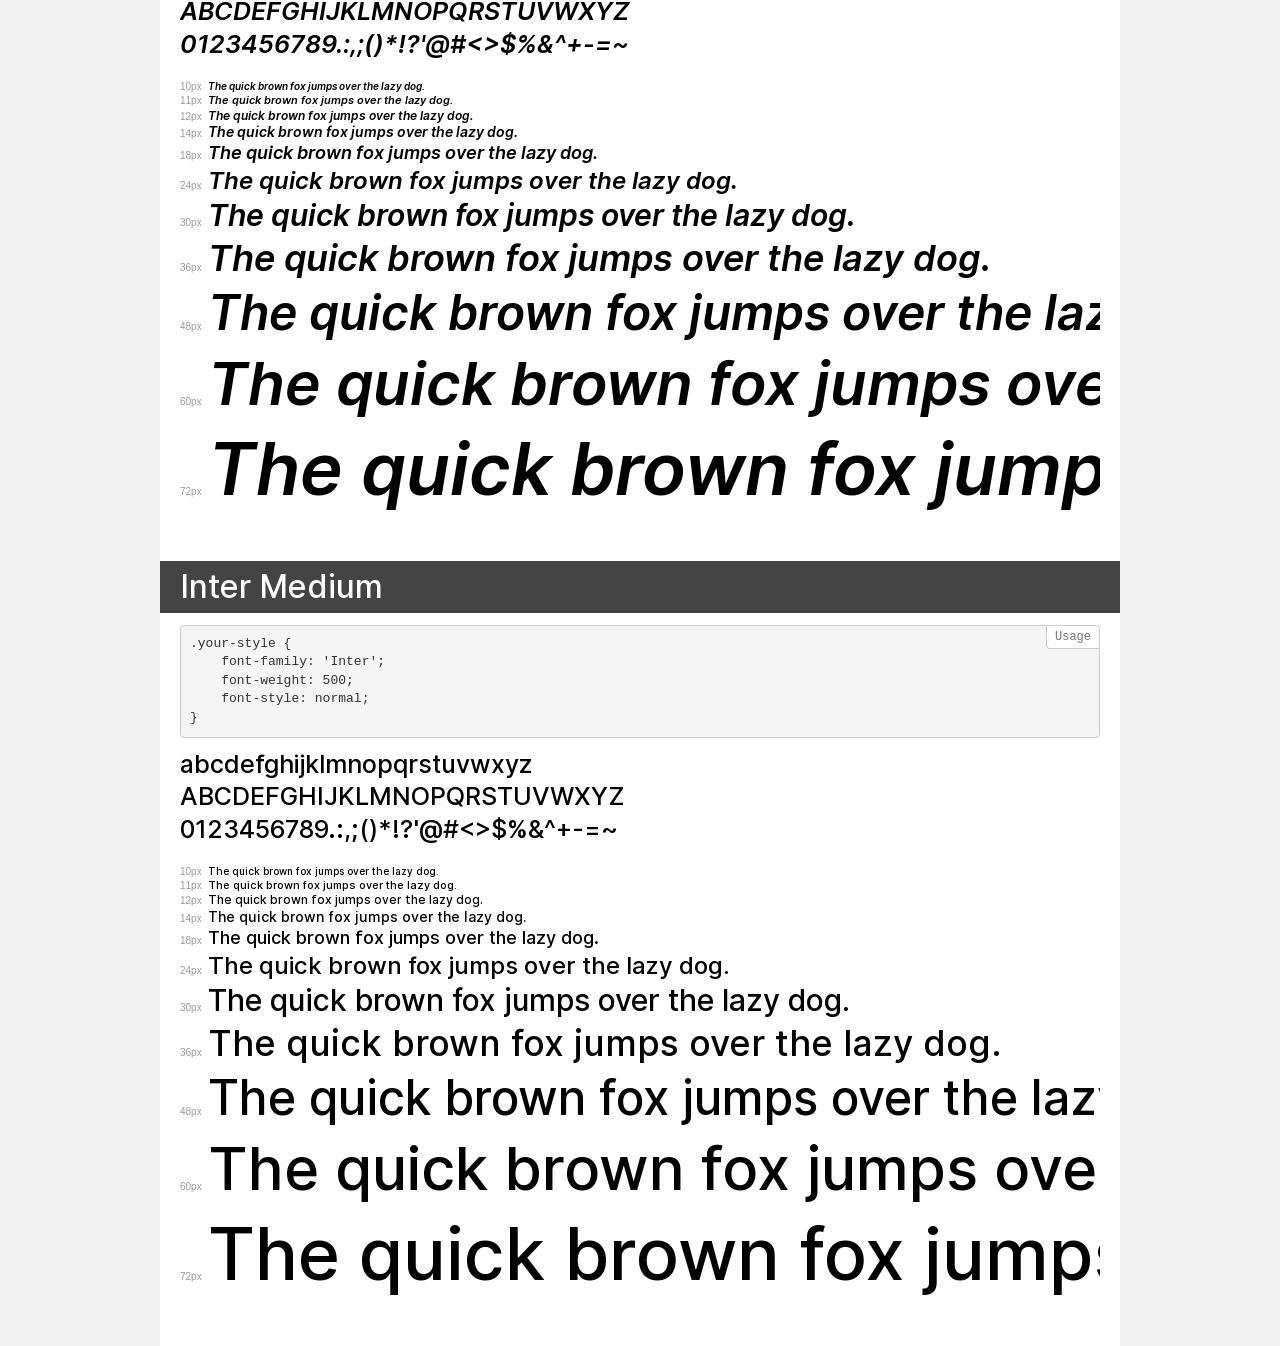
<file: assets/fonts/inter/demo.html>
<!DOCTYPE html>
<html>
<head>
    <meta charset="utf-8">
    <meta http-equiv="X-UA-Compatible" content="IE=edge">
    <meta name="viewport" content="width=device-width, initial-scale=1">
    <meta name="robots" content="noindex, noarchive">
    <meta name="format-detection" content="telephone=no">
    <title>Transfonter demo</title>
    <link href="stylesheet.css" rel="stylesheet">
    <style>
        /*
        http://meyerweb.com/eric/tools/css/reset/
        v2.0 | 20110126
        License: none (public domain)
        */
        html, body, div, span, applet, object, iframe,
        h1, h2, h3, h4, h5, h6, p, blockquote, pre,
        a, abbr, acronym, address, big, cite, code,
        del, dfn, em, img, ins, kbd, q, s, samp,
        small, strike, strong, sub, sup, tt, var,
        b, u, i, center,
        dl, dt, dd, ol, ul, li,
        fieldset, form, label, legend,
        table, caption, tbody, tfoot, thead, tr, th, td,
        article, aside, canvas, details, embed,
        figure, figcaption, footer, header, hgroup,
        menu, nav, output, ruby, section, summary,
        time, mark, audio, video {
            margin: 0;
            padding: 0;
            border: 0;
            font-size: 100%;
            font: inherit;
            vertical-align: baseline;
        }
        /* HTML5 display-role reset for older browsers */
        article, aside, details, figcaption, figure,
        footer, header, hgroup, menu, nav, section {
            display: block;
        }
        body {
            line-height: 1;
        }
        ol, ul {
            list-style: none;
        }
        blockquote, q {
            quotes: none;
        }
        blockquote:before, blockquote:after,
        q:before, q:after {
            content: '';
            content: none;
        }
        table {
            border-collapse: collapse;
            border-spacing: 0;
        }
        /* common styles */
        body {
            background: #f1f1f1;
            color: #000;
        }
        .page {
            background: #fff;
            width: 920px;
            margin: 0 auto;
            padding: 20px 20px 0 20px;
            overflow: hidden;
        }
        .font-container {
            overflow-x: auto;
            overflow-y: hidden;
            margin-bottom: 40px;
            line-height: 1.3;
            white-space: nowrap;
            padding-bottom: 5px;
        }
        h1 {
            position: relative;
            background: #444;
            font-size: 32px;
            color: #fff;
            padding: 10px 20px;
            margin: 0 -20px 12px -20px;
        }
        .letters {
            font-size: 25px;
            margin-bottom: 20px;
        }
        .s10:before {
            content: '10px';
        }
        .s11:before {
            content: '11px';
        }
        .s12:before {
            content: '12px';
        }
        .s14:before {
            content: '14px';
        }
        .s18:before {
            content: '18px';
        }
        .s24:before {
            content: '24px';
        }
        .s30:before {
            content: '30px';
        }
        .s36:before {
            content: '36px';
        }
        .s48:before {
            content: '48px';
        }
        .s60:before {
            content: '60px';
        }
        .s72:before {
            content: '72px';
        }
        .s10:before, .s11:before, .s12:before, .s14:before,
        .s18:before, .s24:before, .s30:before, .s36:before,
        .s48:before, .s60:before, .s72:before {
            font-family: Arial, sans-serif;
            font-size: 10px;
            font-weight: normal;
            font-style: normal;
            color: #999;
            padding-right: 6px;
        }
        pre {
            display: block;
            position: relative;
            padding: 9px;
            margin: 0 0 10px;
            font-family: Monaco, Menlo, Consolas, "Courier New", monospace !important;
            font-size: 13px;
            line-height: 1.428571429;
            color: #333;
            font-weight: normal !important;
            font-style: normal !important;
            background-color: #f5f5f5;
            border: 1px solid #ccc;
            overflow-x: auto;
            border-radius: 4px;
        }
        pre:after {
            display: block;
            position: absolute;
            right: 0;
            top: 0;
            content: 'Usage';
            line-height: 1;
            padding: 5px 8px;
            font-size: 12px;
            color: #767676;
            background-color: #fff;
            border: 1px solid #ccc;
            border-right: none;
            border-top: none;
            border-radius: 0 4px 0 4px;
            z-index: 10;
        }
        /* responsive */
        @media (max-width: 959px) {
            .page {
                width: auto;
                margin: 0;
            }
        }
    </style>
</head>
<body>
<div class="page">
    <div class="demo" style="font-family: 'Inter'; font-weight: bold; font-style: italic;">
        <h1>Inter Bold Italic</h1>
        <pre>.your-style {
    font-family: 'Inter';
    font-weight: bold;
    font-style: italic;
}</pre>
        <div class="font-container">
            <p class="letters">
                abcdefghijklmnopqrstuvwxyz<br>
ABCDEFGHIJKLMNOPQRSTUVWXYZ<br>
                0123456789.:,;()*!?'@#<>$%&^+-=~
            </p>
            <p class="s10" style="font-size: 10px;">The quick brown fox jumps over the lazy dog.</p>
            <p class="s11" style="font-size: 11px;">The quick brown fox jumps over the lazy dog.</p>
            <p class="s12" style="font-size: 12px;">The quick brown fox jumps over the lazy dog.</p>
            <p class="s14" style="font-size: 14px;">The quick brown fox jumps over the lazy dog.</p>
            <p class="s18" style="font-size: 18px;">The quick brown fox jumps over the lazy dog.</p>
            <p class="s24" style="font-size: 24px;">The quick brown fox jumps over the lazy dog.</p>
            <p class="s30" style="font-size: 30px;">The quick brown fox jumps over the lazy dog.</p>
            <p class="s36" style="font-size: 36px;">The quick brown fox jumps over the lazy dog.</p>
            <p class="s48" style="font-size: 48px;">The quick brown fox jumps over the lazy dog.</p>
            <p class="s60" style="font-size: 60px;">The quick brown fox jumps over the lazy dog.</p>
            <p class="s72" style="font-size: 72px;">The quick brown fox jumps over the lazy dog.</p>
        </div>
    </div>
    <div class="demo" style="font-family: 'Inter'; font-weight: 500; font-style: italic;">
        <h1>Inter Medium Italic</h1>
        <pre>.your-style {
    font-family: 'Inter';
    font-weight: 500;
    font-style: italic;
}</pre>
        <div class="font-container">
            <p class="letters">
                abcdefghijklmnopqrstuvwxyz<br>
ABCDEFGHIJKLMNOPQRSTUVWXYZ<br>
                0123456789.:,;()*!?'@#<>$%&^+-=~
            </p>
            <p class="s10" style="font-size: 10px;">The quick brown fox jumps over the lazy dog.</p>
            <p class="s11" style="font-size: 11px;">The quick brown fox jumps over the lazy dog.</p>
            <p class="s12" style="font-size: 12px;">The quick brown fox jumps over the lazy dog.</p>
            <p class="s14" style="font-size: 14px;">The quick brown fox jumps over the lazy dog.</p>
            <p class="s18" style="font-size: 18px;">The quick brown fox jumps over the lazy dog.</p>
            <p class="s24" style="font-size: 24px;">The quick brown fox jumps over the lazy dog.</p>
            <p class="s30" style="font-size: 30px;">The quick brown fox jumps over the lazy dog.</p>
            <p class="s36" style="font-size: 36px;">The quick brown fox jumps over the lazy dog.</p>
            <p class="s48" style="font-size: 48px;">The quick brown fox jumps over the lazy dog.</p>
            <p class="s60" style="font-size: 60px;">The quick brown fox jumps over the lazy dog.</p>
            <p class="s72" style="font-size: 72px;">The quick brown fox jumps over the lazy dog.</p>
        </div>
    </div>
    <div class="demo" style="font-family: 'Inter'; font-weight: 100; font-style: italic;">
        <h1>Inter Thin Italic BETA</h1>
        <pre>.your-style {
    font-family: 'Inter';
    font-weight: 100;
    font-style: italic;
}</pre>
        <div class="font-container">
            <p class="letters">
                abcdefghijklmnopqrstuvwxyz<br>
ABCDEFGHIJKLMNOPQRSTUVWXYZ<br>
                0123456789.:,;()*!?'@#<>$%&^+-=~
            </p>
            <p class="s10" style="font-size: 10px;">The quick brown fox jumps over the lazy dog.</p>
            <p class="s11" style="font-size: 11px;">The quick brown fox jumps over the lazy dog.</p>
            <p class="s12" style="font-size: 12px;">The quick brown fox jumps over the lazy dog.</p>
            <p class="s14" style="font-size: 14px;">The quick brown fox jumps over the lazy dog.</p>
            <p class="s18" style="font-size: 18px;">The quick brown fox jumps over the lazy dog.</p>
            <p class="s24" style="font-size: 24px;">The quick brown fox jumps over the lazy dog.</p>
            <p class="s30" style="font-size: 30px;">The quick brown fox jumps over the lazy dog.</p>
            <p class="s36" style="font-size: 36px;">The quick brown fox jumps over the lazy dog.</p>
            <p class="s48" style="font-size: 48px;">The quick brown fox jumps over the lazy dog.</p>
            <p class="s60" style="font-size: 60px;">The quick brown fox jumps over the lazy dog.</p>
            <p class="s72" style="font-size: 72px;">The quick brown fox jumps over the lazy dog.</p>
        </div>
    </div>
    <div class="demo" style="font-family: 'Inter'; font-weight: normal; font-style: normal;">
        <h1>Inter Regular</h1>
        <pre>.your-style {
    font-family: 'Inter';
    font-weight: normal;
    font-style: normal;
}</pre>
        <div class="font-container">
            <p class="letters">
                abcdefghijklmnopqrstuvwxyz<br>
ABCDEFGHIJKLMNOPQRSTUVWXYZ<br>
                0123456789.:,;()*!?'@#<>$%&^+-=~
            </p>
            <p class="s10" style="font-size: 10px;">The quick brown fox jumps over the lazy dog.</p>
            <p class="s11" style="font-size: 11px;">The quick brown fox jumps over the lazy dog.</p>
            <p class="s12" style="font-size: 12px;">The quick brown fox jumps over the lazy dog.</p>
            <p class="s14" style="font-size: 14px;">The quick brown fox jumps over the lazy dog.</p>
            <p class="s18" style="font-size: 18px;">The quick brown fox jumps over the lazy dog.</p>
            <p class="s24" style="font-size: 24px;">The quick brown fox jumps over the lazy dog.</p>
            <p class="s30" style="font-size: 30px;">The quick brown fox jumps over the lazy dog.</p>
            <p class="s36" style="font-size: 36px;">The quick brown fox jumps over the lazy dog.</p>
            <p class="s48" style="font-size: 48px;">The quick brown fox jumps over the lazy dog.</p>
            <p class="s60" style="font-size: 60px;">The quick brown fox jumps over the lazy dog.</p>
            <p class="s72" style="font-size: 72px;">The quick brown fox jumps over the lazy dog.</p>
        </div>
    </div>
    <div class="demo" style="font-family: 'Inter'; font-weight: 900; font-style: normal;">
        <h1>Inter Black</h1>
        <pre>.your-style {
    font-family: 'Inter';
    font-weight: 900;
    font-style: normal;
}</pre>
        <div class="font-container">
            <p class="letters">
                abcdefghijklmnopqrstuvwxyz<br>
ABCDEFGHIJKLMNOPQRSTUVWXYZ<br>
                0123456789.:,;()*!?'@#<>$%&^+-=~
            </p>
            <p class="s10" style="font-size: 10px;">The quick brown fox jumps over the lazy dog.</p>
            <p class="s11" style="font-size: 11px;">The quick brown fox jumps over the lazy dog.</p>
            <p class="s12" style="font-size: 12px;">The quick brown fox jumps over the lazy dog.</p>
            <p class="s14" style="font-size: 14px;">The quick brown fox jumps over the lazy dog.</p>
            <p class="s18" style="font-size: 18px;">The quick brown fox jumps over the lazy dog.</p>
            <p class="s24" style="font-size: 24px;">The quick brown fox jumps over the lazy dog.</p>
            <p class="s30" style="font-size: 30px;">The quick brown fox jumps over the lazy dog.</p>
            <p class="s36" style="font-size: 36px;">The quick brown fox jumps over the lazy dog.</p>
            <p class="s48" style="font-size: 48px;">The quick brown fox jumps over the lazy dog.</p>
            <p class="s60" style="font-size: 60px;">The quick brown fox jumps over the lazy dog.</p>
            <p class="s72" style="font-size: 72px;">The quick brown fox jumps over the lazy dog.</p>
        </div>
    </div>
    <div class="demo" style="font-family: 'Inter'; font-weight: 900; font-style: italic;">
        <h1>Inter Black Italic</h1>
        <pre>.your-style {
    font-family: 'Inter';
    font-weight: 900;
    font-style: italic;
}</pre>
        <div class="font-container">
            <p class="letters">
                abcdefghijklmnopqrstuvwxyz<br>
ABCDEFGHIJKLMNOPQRSTUVWXYZ<br>
                0123456789.:,;()*!?'@#<>$%&^+-=~
            </p>
            <p class="s10" style="font-size: 10px;">The quick brown fox jumps over the lazy dog.</p>
            <p class="s11" style="font-size: 11px;">The quick brown fox jumps over the lazy dog.</p>
            <p class="s12" style="font-size: 12px;">The quick brown fox jumps over the lazy dog.</p>
            <p class="s14" style="font-size: 14px;">The quick brown fox jumps over the lazy dog.</p>
            <p class="s18" style="font-size: 18px;">The quick brown fox jumps over the lazy dog.</p>
            <p class="s24" style="font-size: 24px;">The quick brown fox jumps over the lazy dog.</p>
            <p class="s30" style="font-size: 30px;">The quick brown fox jumps over the lazy dog.</p>
            <p class="s36" style="font-size: 36px;">The quick brown fox jumps over the lazy dog.</p>
            <p class="s48" style="font-size: 48px;">The quick brown fox jumps over the lazy dog.</p>
            <p class="s60" style="font-size: 60px;">The quick brown fox jumps over the lazy dog.</p>
            <p class="s72" style="font-size: 72px;">The quick brown fox jumps over the lazy dog.</p>
        </div>
    </div>
    <div class="demo" style="font-family: 'Inter'; font-weight: 300; font-style: normal;">
        <h1>Inter Light BETA</h1>
        <pre>.your-style {
    font-family: 'Inter';
    font-weight: 300;
    font-style: normal;
}</pre>
        <div class="font-container">
            <p class="letters">
                abcdefghijklmnopqrstuvwxyz<br>
ABCDEFGHIJKLMNOPQRSTUVWXYZ<br>
                0123456789.:,;()*!?'@#<>$%&^+-=~
            </p>
            <p class="s10" style="font-size: 10px;">The quick brown fox jumps over the lazy dog.</p>
            <p class="s11" style="font-size: 11px;">The quick brown fox jumps over the lazy dog.</p>
            <p class="s12" style="font-size: 12px;">The quick brown fox jumps over the lazy dog.</p>
            <p class="s14" style="font-size: 14px;">The quick brown fox jumps over the lazy dog.</p>
            <p class="s18" style="font-size: 18px;">The quick brown fox jumps over the lazy dog.</p>
            <p class="s24" style="font-size: 24px;">The quick brown fox jumps over the lazy dog.</p>
            <p class="s30" style="font-size: 30px;">The quick brown fox jumps over the lazy dog.</p>
            <p class="s36" style="font-size: 36px;">The quick brown fox jumps over the lazy dog.</p>
            <p class="s48" style="font-size: 48px;">The quick brown fox jumps over the lazy dog.</p>
            <p class="s60" style="font-size: 60px;">The quick brown fox jumps over the lazy dog.</p>
            <p class="s72" style="font-size: 72px;">The quick brown fox jumps over the lazy dog.</p>
        </div>
    </div>
    <div class="demo" style="font-family: 'Inter'; font-weight: 600; font-style: normal;">
        <h1>Inter Semi Bold</h1>
        <pre>.your-style {
    font-family: 'Inter';
    font-weight: 600;
    font-style: normal;
}</pre>
        <div class="font-container">
            <p class="letters">
                abcdefghijklmnopqrstuvwxyz<br>
ABCDEFGHIJKLMNOPQRSTUVWXYZ<br>
                0123456789.:,;()*!?'@#<>$%&^+-=~
            </p>
            <p class="s10" style="font-size: 10px;">The quick brown fox jumps over the lazy dog.</p>
            <p class="s11" style="font-size: 11px;">The quick brown fox jumps over the lazy dog.</p>
            <p class="s12" style="font-size: 12px;">The quick brown fox jumps over the lazy dog.</p>
            <p class="s14" style="font-size: 14px;">The quick brown fox jumps over the lazy dog.</p>
            <p class="s18" style="font-size: 18px;">The quick brown fox jumps over the lazy dog.</p>
            <p class="s24" style="font-size: 24px;">The quick brown fox jumps over the lazy dog.</p>
            <p class="s30" style="font-size: 30px;">The quick brown fox jumps over the lazy dog.</p>
            <p class="s36" style="font-size: 36px;">The quick brown fox jumps over the lazy dog.</p>
            <p class="s48" style="font-size: 48px;">The quick brown fox jumps over the lazy dog.</p>
            <p class="s60" style="font-size: 60px;">The quick brown fox jumps over the lazy dog.</p>
            <p class="s72" style="font-size: 72px;">The quick brown fox jumps over the lazy dog.</p>
        </div>
    </div>
    <div class="demo" style="font-family: 'Inter'; font-weight: 800; font-style: italic;">
        <h1>Inter Extra Bold Italic</h1>
        <pre>.your-style {
    font-family: 'Inter';
    font-weight: 800;
    font-style: italic;
}</pre>
        <div class="font-container">
            <p class="letters">
                abcdefghijklmnopqrstuvwxyz<br>
ABCDEFGHIJKLMNOPQRSTUVWXYZ<br>
                0123456789.:,;()*!?'@#<>$%&^+-=~
            </p>
            <p class="s10" style="font-size: 10px;">The quick brown fox jumps over the lazy dog.</p>
            <p class="s11" style="font-size: 11px;">The quick brown fox jumps over the lazy dog.</p>
            <p class="s12" style="font-size: 12px;">The quick brown fox jumps over the lazy dog.</p>
            <p class="s14" style="font-size: 14px;">The quick brown fox jumps over the lazy dog.</p>
            <p class="s18" style="font-size: 18px;">The quick brown fox jumps over the lazy dog.</p>
            <p class="s24" style="font-size: 24px;">The quick brown fox jumps over the lazy dog.</p>
            <p class="s30" style="font-size: 30px;">The quick brown fox jumps over the lazy dog.</p>
            <p class="s36" style="font-size: 36px;">The quick brown fox jumps over the lazy dog.</p>
            <p class="s48" style="font-size: 48px;">The quick brown fox jumps over the lazy dog.</p>
            <p class="s60" style="font-size: 60px;">The quick brown fox jumps over the lazy dog.</p>
            <p class="s72" style="font-size: 72px;">The quick brown fox jumps over the lazy dog.</p>
        </div>
    </div>
    <div class="demo" style="font-family: 'Inter'; font-weight: bold; font-style: normal;">
        <h1>Inter Bold</h1>
        <pre>.your-style {
    font-family: 'Inter';
    font-weight: bold;
    font-style: normal;
}</pre>
        <div class="font-container">
            <p class="letters">
                abcdefghijklmnopqrstuvwxyz<br>
ABCDEFGHIJKLMNOPQRSTUVWXYZ<br>
                0123456789.:,;()*!?'@#<>$%&^+-=~
            </p>
            <p class="s10" style="font-size: 10px;">The quick brown fox jumps over the lazy dog.</p>
            <p class="s11" style="font-size: 11px;">The quick brown fox jumps over the lazy dog.</p>
            <p class="s12" style="font-size: 12px;">The quick brown fox jumps over the lazy dog.</p>
            <p class="s14" style="font-size: 14px;">The quick brown fox jumps over the lazy dog.</p>
            <p class="s18" style="font-size: 18px;">The quick brown fox jumps over the lazy dog.</p>
            <p class="s24" style="font-size: 24px;">The quick brown fox jumps over the lazy dog.</p>
            <p class="s30" style="font-size: 30px;">The quick brown fox jumps over the lazy dog.</p>
            <p class="s36" style="font-size: 36px;">The quick brown fox jumps over the lazy dog.</p>
            <p class="s48" style="font-size: 48px;">The quick brown fox jumps over the lazy dog.</p>
            <p class="s60" style="font-size: 60px;">The quick brown fox jumps over the lazy dog.</p>
            <p class="s72" style="font-size: 72px;">The quick brown fox jumps over the lazy dog.</p>
        </div>
    </div>
    <div class="demo" style="font-family: 'Inter'; font-weight: 200; font-style: italic;">
        <h1>Inter Extra Light Italic BETA</h1>
        <pre>.your-style {
    font-family: 'Inter';
    font-weight: 200;
    font-style: italic;
}</pre>
        <div class="font-container">
            <p class="letters">
                abcdefghijklmnopqrstuvwxyz<br>
ABCDEFGHIJKLMNOPQRSTUVWXYZ<br>
                0123456789.:,;()*!?'@#<>$%&^+-=~
            </p>
            <p class="s10" style="font-size: 10px;">The quick brown fox jumps over the lazy dog.</p>
            <p class="s11" style="font-size: 11px;">The quick brown fox jumps over the lazy dog.</p>
            <p class="s12" style="font-size: 12px;">The quick brown fox jumps over the lazy dog.</p>
            <p class="s14" style="font-size: 14px;">The quick brown fox jumps over the lazy dog.</p>
            <p class="s18" style="font-size: 18px;">The quick brown fox jumps over the lazy dog.</p>
            <p class="s24" style="font-size: 24px;">The quick brown fox jumps over the lazy dog.</p>
            <p class="s30" style="font-size: 30px;">The quick brown fox jumps over the lazy dog.</p>
            <p class="s36" style="font-size: 36px;">The quick brown fox jumps over the lazy dog.</p>
            <p class="s48" style="font-size: 48px;">The quick brown fox jumps over the lazy dog.</p>
            <p class="s60" style="font-size: 60px;">The quick brown fox jumps over the lazy dog.</p>
            <p class="s72" style="font-size: 72px;">The quick brown fox jumps over the lazy dog.</p>
        </div>
    </div>
    <div class="demo" style="font-family: 'Inter'; font-weight: 200; font-style: normal;">
        <h1>Inter Extra Light BETA</h1>
        <pre>.your-style {
    font-family: 'Inter';
    font-weight: 200;
    font-style: normal;
}</pre>
        <div class="font-container">
            <p class="letters">
                abcdefghijklmnopqrstuvwxyz<br>
ABCDEFGHIJKLMNOPQRSTUVWXYZ<br>
                0123456789.:,;()*!?'@#<>$%&^+-=~
            </p>
            <p class="s10" style="font-size: 10px;">The quick brown fox jumps over the lazy dog.</p>
            <p class="s11" style="font-size: 11px;">The quick brown fox jumps over the lazy dog.</p>
            <p class="s12" style="font-size: 12px;">The quick brown fox jumps over the lazy dog.</p>
            <p class="s14" style="font-size: 14px;">The quick brown fox jumps over the lazy dog.</p>
            <p class="s18" style="font-size: 18px;">The quick brown fox jumps over the lazy dog.</p>
            <p class="s24" style="font-size: 24px;">The quick brown fox jumps over the lazy dog.</p>
            <p class="s30" style="font-size: 30px;">The quick brown fox jumps over the lazy dog.</p>
            <p class="s36" style="font-size: 36px;">The quick brown fox jumps over the lazy dog.</p>
            <p class="s48" style="font-size: 48px;">The quick brown fox jumps over the lazy dog.</p>
            <p class="s60" style="font-size: 60px;">The quick brown fox jumps over the lazy dog.</p>
            <p class="s72" style="font-size: 72px;">The quick brown fox jumps over the lazy dog.</p>
        </div>
    </div>
    <div class="demo" style="font-family: 'Inter'; font-weight: 800; font-style: normal;">
        <h1>Inter Extra Bold</h1>
        <pre>.your-style {
    font-family: 'Inter';
    font-weight: 800;
    font-style: normal;
}</pre>
        <div class="font-container">
            <p class="letters">
                abcdefghijklmnopqrstuvwxyz<br>
ABCDEFGHIJKLMNOPQRSTUVWXYZ<br>
                0123456789.:,;()*!?'@#<>$%&^+-=~
            </p>
            <p class="s10" style="font-size: 10px;">The quick brown fox jumps over the lazy dog.</p>
            <p class="s11" style="font-size: 11px;">The quick brown fox jumps over the lazy dog.</p>
            <p class="s12" style="font-size: 12px;">The quick brown fox jumps over the lazy dog.</p>
            <p class="s14" style="font-size: 14px;">The quick brown fox jumps over the lazy dog.</p>
            <p class="s18" style="font-size: 18px;">The quick brown fox jumps over the lazy dog.</p>
            <p class="s24" style="font-size: 24px;">The quick brown fox jumps over the lazy dog.</p>
            <p class="s30" style="font-size: 30px;">The quick brown fox jumps over the lazy dog.</p>
            <p class="s36" style="font-size: 36px;">The quick brown fox jumps over the lazy dog.</p>
            <p class="s48" style="font-size: 48px;">The quick brown fox jumps over the lazy dog.</p>
            <p class="s60" style="font-size: 60px;">The quick brown fox jumps over the lazy dog.</p>
            <p class="s72" style="font-size: 72px;">The quick brown fox jumps over the lazy dog.</p>
        </div>
    </div>
    <div class="demo" style="font-family: 'Inter'; font-weight: 100; font-style: normal;">
        <h1>Inter Thin BETA</h1>
        <pre>.your-style {
    font-family: 'Inter';
    font-weight: 100;
    font-style: normal;
}</pre>
        <div class="font-container">
            <p class="letters">
                abcdefghijklmnopqrstuvwxyz<br>
ABCDEFGHIJKLMNOPQRSTUVWXYZ<br>
                0123456789.:,;()*!?'@#<>$%&^+-=~
            </p>
            <p class="s10" style="font-size: 10px;">The quick brown fox jumps over the lazy dog.</p>
            <p class="s11" style="font-size: 11px;">The quick brown fox jumps over the lazy dog.</p>
            <p class="s12" style="font-size: 12px;">The quick brown fox jumps over the lazy dog.</p>
            <p class="s14" style="font-size: 14px;">The quick brown fox jumps over the lazy dog.</p>
            <p class="s18" style="font-size: 18px;">The quick brown fox jumps over the lazy dog.</p>
            <p class="s24" style="font-size: 24px;">The quick brown fox jumps over the lazy dog.</p>
            <p class="s30" style="font-size: 30px;">The quick brown fox jumps over the lazy dog.</p>
            <p class="s36" style="font-size: 36px;">The quick brown fox jumps over the lazy dog.</p>
            <p class="s48" style="font-size: 48px;">The quick brown fox jumps over the lazy dog.</p>
            <p class="s60" style="font-size: 60px;">The quick brown fox jumps over the lazy dog.</p>
            <p class="s72" style="font-size: 72px;">The quick brown fox jumps over the lazy dog.</p>
        </div>
    </div>
    <div class="demo" style="font-family: 'Inter'; font-weight: 300; font-style: italic;">
        <h1>Inter Light Italic BETA</h1>
        <pre>.your-style {
    font-family: 'Inter';
    font-weight: 300;
    font-style: italic;
}</pre>
        <div class="font-container">
            <p class="letters">
                abcdefghijklmnopqrstuvwxyz<br>
ABCDEFGHIJKLMNOPQRSTUVWXYZ<br>
                0123456789.:,;()*!?'@#<>$%&^+-=~
            </p>
            <p class="s10" style="font-size: 10px;">The quick brown fox jumps over the lazy dog.</p>
            <p class="s11" style="font-size: 11px;">The quick brown fox jumps over the lazy dog.</p>
            <p class="s12" style="font-size: 12px;">The quick brown fox jumps over the lazy dog.</p>
            <p class="s14" style="font-size: 14px;">The quick brown fox jumps over the lazy dog.</p>
            <p class="s18" style="font-size: 18px;">The quick brown fox jumps over the lazy dog.</p>
            <p class="s24" style="font-size: 24px;">The quick brown fox jumps over the lazy dog.</p>
            <p class="s30" style="font-size: 30px;">The quick brown fox jumps over the lazy dog.</p>
            <p class="s36" style="font-size: 36px;">The quick brown fox jumps over the lazy dog.</p>
            <p class="s48" style="font-size: 48px;">The quick brown fox jumps over the lazy dog.</p>
            <p class="s60" style="font-size: 60px;">The quick brown fox jumps over the lazy dog.</p>
            <p class="s72" style="font-size: 72px;">The quick brown fox jumps over the lazy dog.</p>
        </div>
    </div>
    <div class="demo" style="font-family: 'Inter'; font-weight: normal; font-style: italic;">
        <h1>Inter Italic</h1>
        <pre>.your-style {
    font-family: 'Inter';
    font-weight: normal;
    font-style: italic;
}</pre>
        <div class="font-container">
            <p class="letters">
                abcdefghijklmnopqrstuvwxyz<br>
ABCDEFGHIJKLMNOPQRSTUVWXYZ<br>
                0123456789.:,;()*!?'@#<>$%&^+-=~
            </p>
            <p class="s10" style="font-size: 10px;">The quick brown fox jumps over the lazy dog.</p>
            <p class="s11" style="font-size: 11px;">The quick brown fox jumps over the lazy dog.</p>
            <p class="s12" style="font-size: 12px;">The quick brown fox jumps over the lazy dog.</p>
            <p class="s14" style="font-size: 14px;">The quick brown fox jumps over the lazy dog.</p>
            <p class="s18" style="font-size: 18px;">The quick brown fox jumps over the lazy dog.</p>
            <p class="s24" style="font-size: 24px;">The quick brown fox jumps over the lazy dog.</p>
            <p class="s30" style="font-size: 30px;">The quick brown fox jumps over the lazy dog.</p>
            <p class="s36" style="font-size: 36px;">The quick brown fox jumps over the lazy dog.</p>
            <p class="s48" style="font-size: 48px;">The quick brown fox jumps over the lazy dog.</p>
            <p class="s60" style="font-size: 60px;">The quick brown fox jumps over the lazy dog.</p>
            <p class="s72" style="font-size: 72px;">The quick brown fox jumps over the lazy dog.</p>
        </div>
    </div>
    <div class="demo" style="font-family: 'Inter'; font-weight: 600; font-style: italic;">
        <h1>Inter Semi Bold Italic</h1>
        <pre>.your-style {
    font-family: 'Inter';
    font-weight: 600;
    font-style: italic;
}</pre>
        <div class="font-container">
            <p class="letters">
                abcdefghijklmnopqrstuvwxyz<br>
ABCDEFGHIJKLMNOPQRSTUVWXYZ<br>
                0123456789.:,;()*!?'@#<>$%&^+-=~
            </p>
            <p class="s10" style="font-size: 10px;">The quick brown fox jumps over the lazy dog.</p>
            <p class="s11" style="font-size: 11px;">The quick brown fox jumps over the lazy dog.</p>
            <p class="s12" style="font-size: 12px;">The quick brown fox jumps over the lazy dog.</p>
            <p class="s14" style="font-size: 14px;">The quick brown fox jumps over the lazy dog.</p>
            <p class="s18" style="font-size: 18px;">The quick brown fox jumps over the lazy dog.</p>
            <p class="s24" style="font-size: 24px;">The quick brown fox jumps over the lazy dog.</p>
            <p class="s30" style="font-size: 30px;">The quick brown fox jumps over the lazy dog.</p>
            <p class="s36" style="font-size: 36px;">The quick brown fox jumps over the lazy dog.</p>
            <p class="s48" style="font-size: 48px;">The quick brown fox jumps over the lazy dog.</p>
            <p class="s60" style="font-size: 60px;">The quick brown fox jumps over the lazy dog.</p>
            <p class="s72" style="font-size: 72px;">The quick brown fox jumps over the lazy dog.</p>
        </div>
    </div>
    <div class="demo" style="font-family: 'Inter'; font-weight: 500; font-style: normal;">
        <h1>Inter Medium</h1>
        <pre>.your-style {
    font-family: 'Inter';
    font-weight: 500;
    font-style: normal;
}</pre>
        <div class="font-container">
            <p class="letters">
                abcdefghijklmnopqrstuvwxyz<br>
ABCDEFGHIJKLMNOPQRSTUVWXYZ<br>
                0123456789.:,;()*!?'@#<>$%&^+-=~
            </p>
            <p class="s10" style="font-size: 10px;">The quick brown fox jumps over the lazy dog.</p>
            <p class="s11" style="font-size: 11px;">The quick brown fox jumps over the lazy dog.</p>
            <p class="s12" style="font-size: 12px;">The quick brown fox jumps over the lazy dog.</p>
            <p class="s14" style="font-size: 14px;">The quick brown fox jumps over the lazy dog.</p>
            <p class="s18" style="font-size: 18px;">The quick brown fox jumps over the lazy dog.</p>
            <p class="s24" style="font-size: 24px;">The quick brown fox jumps over the lazy dog.</p>
            <p class="s30" style="font-size: 30px;">The quick brown fox jumps over the lazy dog.</p>
            <p class="s36" style="font-size: 36px;">The quick brown fox jumps over the lazy dog.</p>
            <p class="s48" style="font-size: 48px;">The quick brown fox jumps over the lazy dog.</p>
            <p class="s60" style="font-size: 60px;">The quick brown fox jumps over the lazy dog.</p>
            <p class="s72" style="font-size: 72px;">The quick brown fox jumps over the lazy dog.</p>
        </div>
    </div>
</div>
</body>
</html>
</file>
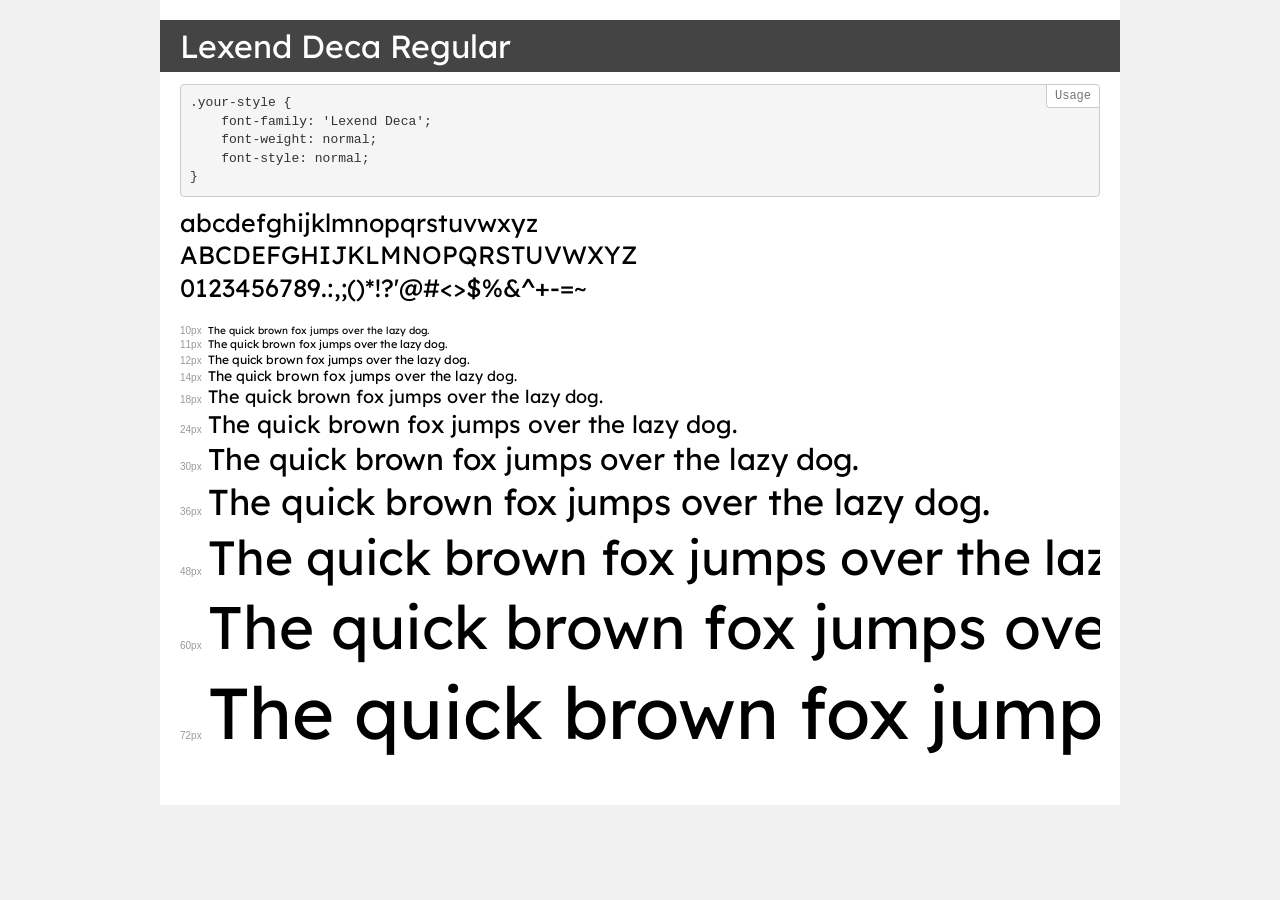
<file: assets/fonts/lexend-deca/demo.html>
<!DOCTYPE html>
<html>
<head>
    <meta charset="utf-8">
    <meta http-equiv="X-UA-Compatible" content="IE=edge">
    <meta name="viewport" content="width=device-width, initial-scale=1">
    <meta name="robots" content="noindex, noarchive">
    <meta name="format-detection" content="telephone=no">
    <title>Transfonter demo</title>
    <link href="stylesheet.css" rel="stylesheet">
    <style>
        /*
        http://meyerweb.com/eric/tools/css/reset/
        v2.0 | 20110126
        License: none (public domain)
        */
        html, body, div, span, applet, object, iframe,
        h1, h2, h3, h4, h5, h6, p, blockquote, pre,
        a, abbr, acronym, address, big, cite, code,
        del, dfn, em, img, ins, kbd, q, s, samp,
        small, strike, strong, sub, sup, tt, var,
        b, u, i, center,
        dl, dt, dd, ol, ul, li,
        fieldset, form, label, legend,
        table, caption, tbody, tfoot, thead, tr, th, td,
        article, aside, canvas, details, embed,
        figure, figcaption, footer, header, hgroup,
        menu, nav, output, ruby, section, summary,
        time, mark, audio, video {
            margin: 0;
            padding: 0;
            border: 0;
            font-size: 100%;
            font: inherit;
            vertical-align: baseline;
        }
        /* HTML5 display-role reset for older browsers */
        article, aside, details, figcaption, figure,
        footer, header, hgroup, menu, nav, section {
            display: block;
        }
        body {
            line-height: 1;
        }
        ol, ul {
            list-style: none;
        }
        blockquote, q {
            quotes: none;
        }
        blockquote:before, blockquote:after,
        q:before, q:after {
            content: '';
            content: none;
        }
        table {
            border-collapse: collapse;
            border-spacing: 0;
        }
        /* common styles */
        body {
            background: #f1f1f1;
            color: #000;
        }
        .page {
            background: #fff;
            width: 920px;
            margin: 0 auto;
            padding: 20px 20px 0 20px;
            overflow: hidden;
        }
        .font-container {
            overflow-x: auto;
            overflow-y: hidden;
            margin-bottom: 40px;
            line-height: 1.3;
            white-space: nowrap;
            padding-bottom: 5px;
        }
        h1 {
            position: relative;
            background: #444;
            font-size: 32px;
            color: #fff;
            padding: 10px 20px;
            margin: 0 -20px 12px -20px;
        }
        .letters {
            font-size: 25px;
            margin-bottom: 20px;
        }
        .s10:before {
            content: '10px';
        }
        .s11:before {
            content: '11px';
        }
        .s12:before {
            content: '12px';
        }
        .s14:before {
            content: '14px';
        }
        .s18:before {
            content: '18px';
        }
        .s24:before {
            content: '24px';
        }
        .s30:before {
            content: '30px';
        }
        .s36:before {
            content: '36px';
        }
        .s48:before {
            content: '48px';
        }
        .s60:before {
            content: '60px';
        }
        .s72:before {
            content: '72px';
        }
        .s10:before, .s11:before, .s12:before, .s14:before,
        .s18:before, .s24:before, .s30:before, .s36:before,
        .s48:before, .s60:before, .s72:before {
            font-family: Arial, sans-serif;
            font-size: 10px;
            font-weight: normal;
            font-style: normal;
            color: #999;
            padding-right: 6px;
        }
        pre {
            display: block;
            position: relative;
            padding: 9px;
            margin: 0 0 10px;
            font-family: Monaco, Menlo, Consolas, "Courier New", monospace !important;
            font-size: 13px;
            line-height: 1.428571429;
            color: #333;
            font-weight: normal !important;
            font-style: normal !important;
            background-color: #f5f5f5;
            border: 1px solid #ccc;
            overflow-x: auto;
            border-radius: 4px;
        }
        pre:after {
            display: block;
            position: absolute;
            right: 0;
            top: 0;
            content: 'Usage';
            line-height: 1;
            padding: 5px 8px;
            font-size: 12px;
            color: #767676;
            background-color: #fff;
            border: 1px solid #ccc;
            border-right: none;
            border-top: none;
            border-radius: 0 4px 0 4px;
            z-index: 10;
        }
        /* responsive */
        @media (max-width: 959px) {
            .page {
                width: auto;
                margin: 0;
            }
        }
    </style>
</head>
<body>
<div class="page">
    <div class="demo" style="font-family: 'Lexend Deca'; font-weight: normal; font-style: normal;">
        <h1>Lexend Deca Regular</h1>
        <pre>.your-style {
    font-family: 'Lexend Deca';
    font-weight: normal;
    font-style: normal;
}</pre>
        <div class="font-container">
            <p class="letters">
                abcdefghijklmnopqrstuvwxyz<br>
ABCDEFGHIJKLMNOPQRSTUVWXYZ<br>
                0123456789.:,;()*!?'@#<>$%&^+-=~
            </p>
            <p class="s10" style="font-size: 10px;">The quick brown fox jumps over the lazy dog.</p>
            <p class="s11" style="font-size: 11px;">The quick brown fox jumps over the lazy dog.</p>
            <p class="s12" style="font-size: 12px;">The quick brown fox jumps over the lazy dog.</p>
            <p class="s14" style="font-size: 14px;">The quick brown fox jumps over the lazy dog.</p>
            <p class="s18" style="font-size: 18px;">The quick brown fox jumps over the lazy dog.</p>
            <p class="s24" style="font-size: 24px;">The quick brown fox jumps over the lazy dog.</p>
            <p class="s30" style="font-size: 30px;">The quick brown fox jumps over the lazy dog.</p>
            <p class="s36" style="font-size: 36px;">The quick brown fox jumps over the lazy dog.</p>
            <p class="s48" style="font-size: 48px;">The quick brown fox jumps over the lazy dog.</p>
            <p class="s60" style="font-size: 60px;">The quick brown fox jumps over the lazy dog.</p>
            <p class="s72" style="font-size: 72px;">The quick brown fox jumps over the lazy dog.</p>
        </div>
    </div>
</div>
</body>
</html>
</file>
<file: assets/fonts/asap/stylesheet.css>
@font-face {
    font-family: 'Asap';
    src: url('Asap-SemiBoldItalic.eot');
    src: local('Asap SemiBold Italic'), local('Asap-SemiBoldItalic'),
        url('Asap-SemiBoldItalic.eot?#iefix') format('embedded-opentype'),
        url('Asap-SemiBoldItalic.woff2') format('woff2'),
        url('Asap-SemiBoldItalic.woff') format('woff'),
        url('Asap-SemiBoldItalic.ttf') format('truetype');
    font-weight: 600;
    font-style: italic;
}

@font-face {
    font-family: 'Asap';
    src: url('Asap-Medium.eot');
    src: local('Asap Medium'), local('Asap-Medium'),
        url('Asap-Medium.eot?#iefix') format('embedded-opentype'),
        url('Asap-Medium.woff2') format('woff2'),
        url('Asap-Medium.woff') format('woff'),
        url('Asap-Medium.ttf') format('truetype');
    font-weight: 500;
    font-style: normal;
}

@font-face {
    font-family: 'Asap';
    src: url('Asap-Bold.eot');
    src: local('Asap Bold'), local('Asap-Bold'),
        url('Asap-Bold.eot?#iefix') format('embedded-opentype'),
        url('Asap-Bold.woff2') format('woff2'),
        url('Asap-Bold.woff') format('woff'),
        url('Asap-Bold.ttf') format('truetype');
    font-weight: bold;
    font-style: normal;
}

@font-face {
    font-family: 'Asap';
    src: url('Asap-Regular.eot');
    src: local('Asap Regular'), local('Asap-Regular'),
        url('Asap-Regular.eot?#iefix') format('embedded-opentype'),
        url('Asap-Regular.woff2') format('woff2'),
        url('Asap-Regular.woff') format('woff'),
        url('Asap-Regular.ttf') format('truetype');
    font-weight: normal;
    font-style: normal;
}

@font-face {
    font-family: 'Asap';
    src: url('Asap-SemiBold.eot');
    src: local('Asap SemiBold'), local('Asap-SemiBold'),
        url('Asap-SemiBold.eot?#iefix') format('embedded-opentype'),
        url('Asap-SemiBold.woff2') format('woff2'),
        url('Asap-SemiBold.woff') format('woff'),
        url('Asap-SemiBold.ttf') format('truetype');
    font-weight: 600;
    font-style: normal;
}

@font-face {
    font-family: 'Asap';
    src: url('Asap-MediumItalic.eot');
    src: local('Asap Medium Italic'), local('Asap-MediumItalic'),
        url('Asap-MediumItalic.eot?#iefix') format('embedded-opentype'),
        url('Asap-MediumItalic.woff2') format('woff2'),
        url('Asap-MediumItalic.woff') format('woff'),
        url('Asap-MediumItalic.ttf') format('truetype');
    font-weight: 500;
    font-style: italic;
}

@font-face {
    font-family: 'Asap';
    src: url('Asap-BoldItalic.eot');
    src: local('Asap Bold Italic'), local('Asap-BoldItalic'),
        url('Asap-BoldItalic.eot?#iefix') format('embedded-opentype'),
        url('Asap-BoldItalic.woff2') format('woff2'),
        url('Asap-BoldItalic.woff') format('woff'),
        url('Asap-BoldItalic.ttf') format('truetype');
    font-weight: bold;
    font-style: italic;
}

@font-face {
    font-family: 'Asap';
    src: url('Asap-Italic.eot');
    src: local('Asap Italic'), local('Asap-Italic'),
        url('Asap-Italic.eot?#iefix') format('embedded-opentype'),
        url('Asap-Italic.woff2') format('woff2'),
        url('Asap-Italic.woff') format('woff'),
        url('Asap-Italic.ttf') format('truetype');
    font-weight: normal;
    font-style: italic;
}
</file>
<file: assets/fonts/inter/stylesheet.css>
@font-face {
    font-family: 'Inter';
    src: url('Inter-BoldItalic.eot');
    src: local('Inter Bold Italic'), local('Inter-BoldItalic'),
        url('Inter-BoldItalic.eot?#iefix') format('embedded-opentype'),
        url('Inter-BoldItalic.woff2') format('woff2'),
        url('Inter-BoldItalic.woff') format('woff'),
        url('Inter-BoldItalic.ttf') format('truetype');
    font-weight: bold;
    font-style: italic;
}

@font-face {
    font-family: 'Inter';
    src: url('Inter-MediumItalic.eot');
    src: local('Inter Medium Italic'), local('Inter-MediumItalic'),
        url('Inter-MediumItalic.eot?#iefix') format('embedded-opentype'),
        url('Inter-MediumItalic.woff2') format('woff2'),
        url('Inter-MediumItalic.woff') format('woff'),
        url('Inter-MediumItalic.ttf') format('truetype');
    font-weight: 500;
    font-style: italic;
}

@font-face {
    font-family: 'Inter';
    src: url('Inter-ThinItalicBETA.eot');
    src: local('Inter Thin Italic BETA'), local('Inter-ThinItalicBETA'),
        url('Inter-ThinItalicBETA.eot?#iefix') format('embedded-opentype'),
        url('Inter-ThinItalicBETA.woff2') format('woff2'),
        url('Inter-ThinItalicBETA.woff') format('woff'),
        url('Inter-ThinItalicBETA.ttf') format('truetype');
    font-weight: 100;
    font-style: italic;
}

@font-face {
    font-family: 'Inter';
    src: url('Inter-Regular.eot');
    src: local('Inter Regular'), local('Inter-Regular'),
        url('Inter-Regular.eot?#iefix') format('embedded-opentype'),
        url('Inter-Regular.woff2') format('woff2'),
        url('Inter-Regular.woff') format('woff'),
        url('Inter-Regular.ttf') format('truetype');
    font-weight: normal;
    font-style: normal;
}

@font-face {
    font-family: 'Inter';
    src: url('Inter-Black.eot');
    src: local('Inter Black'), local('Inter-Black'),
        url('Inter-Black.eot?#iefix') format('embedded-opentype'),
        url('Inter-Black.woff2') format('woff2'),
        url('Inter-Black.woff') format('woff'),
        url('Inter-Black.ttf') format('truetype');
    font-weight: 900;
    font-style: normal;
}

@font-face {
    font-family: 'Inter';
    src: url('Inter-BlackItalic.eot');
    src: local('Inter Black Italic'), local('Inter-BlackItalic'),
        url('Inter-BlackItalic.eot?#iefix') format('embedded-opentype'),
        url('Inter-BlackItalic.woff2') format('woff2'),
        url('Inter-BlackItalic.woff') format('woff'),
        url('Inter-BlackItalic.ttf') format('truetype');
    font-weight: 900;
    font-style: italic;
}

@font-face {
    font-family: 'Inter';
    src: url('Inter-LightBETA.eot');
    src: local('Inter Light BETA'), local('Inter-LightBETA'),
        url('Inter-LightBETA.eot?#iefix') format('embedded-opentype'),
        url('Inter-LightBETA.woff2') format('woff2'),
        url('Inter-LightBETA.woff') format('woff'),
        url('Inter-LightBETA.ttf') format('truetype');
    font-weight: 300;
    font-style: normal;
}

@font-face {
    font-family: 'Inter';
    src: url('Inter-SemiBold.eot');
    src: local('Inter Semi Bold'), local('Inter-SemiBold'),
        url('Inter-SemiBold.eot?#iefix') format('embedded-opentype'),
        url('Inter-SemiBold.woff2') format('woff2'),
        url('Inter-SemiBold.woff') format('woff'),
        url('Inter-SemiBold.ttf') format('truetype');
    font-weight: 600;
    font-style: normal;
}

@font-face {
    font-family: 'Inter';
    src: url('Inter-ExtraBoldItalic.eot');
    src: local('Inter Extra Bold Italic'), local('Inter-ExtraBoldItalic'),
        url('Inter-ExtraBoldItalic.eot?#iefix') format('embedded-opentype'),
        url('Inter-ExtraBoldItalic.woff2') format('woff2'),
        url('Inter-ExtraBoldItalic.woff') format('woff'),
        url('Inter-ExtraBoldItalic.ttf') format('truetype');
    font-weight: 800;
    font-style: italic;
}

@font-face {
    font-family: 'Inter';
    src: url('Inter-Bold.eot');
    src: local('Inter Bold'), local('Inter-Bold'),
        url('Inter-Bold.eot?#iefix') format('embedded-opentype'),
        url('Inter-Bold.woff2') format('woff2'),
        url('Inter-Bold.woff') format('woff'),
        url('Inter-Bold.ttf') format('truetype');
    font-weight: bold;
    font-style: normal;
}

@font-face {
    font-family: 'Inter';
    src: url('Inter-ExtraLightItalicBETA.eot');
    src: local('Inter Extra Light Italic BETA'), local('Inter-ExtraLightItalicBETA'),
        url('Inter-ExtraLightItalicBETA.eot?#iefix') format('embedded-opentype'),
        url('Inter-ExtraLightItalicBETA.woff2') format('woff2'),
        url('Inter-ExtraLightItalicBETA.woff') format('woff'),
        url('Inter-ExtraLightItalicBETA.ttf') format('truetype');
    font-weight: 200;
    font-style: italic;
}

@font-face {
    font-family: 'Inter';
    src: url('Inter-ExtraLightBETA.eot');
    src: local('Inter Extra Light BETA'), local('Inter-ExtraLightBETA'),
        url('Inter-ExtraLightBETA.eot?#iefix') format('embedded-opentype'),
        url('Inter-ExtraLightBETA.woff2') format('woff2'),
        url('Inter-ExtraLightBETA.woff') format('woff'),
        url('Inter-ExtraLightBETA.ttf') format('truetype');
    font-weight: 200;
    font-style: normal;
}

@font-face {
    font-family: 'Inter';
    src: url('Inter-ExtraBold.eot');
    src: local('Inter Extra Bold'), local('Inter-ExtraBold'),
        url('Inter-ExtraBold.eot?#iefix') format('embedded-opentype'),
        url('Inter-ExtraBold.woff2') format('woff2'),
        url('Inter-ExtraBold.woff') format('woff'),
        url('Inter-ExtraBold.ttf') format('truetype');
    font-weight: 800;
    font-style: normal;
}

@font-face {
    font-family: 'Inter';
    src: url('Inter-ThinBETA.eot');
    src: local('Inter Thin BETA'), local('Inter-ThinBETA'),
        url('Inter-ThinBETA.eot?#iefix') format('embedded-opentype'),
        url('Inter-ThinBETA.woff2') format('woff2'),
        url('Inter-ThinBETA.woff') format('woff'),
        url('Inter-ThinBETA.ttf') format('truetype');
    font-weight: 100;
    font-style: normal;
}

@font-face {
    font-family: 'Inter';
    src: url('Inter-LightItalicBETA.eot');
    src: local('Inter Light Italic BETA'), local('Inter-LightItalicBETA'),
        url('Inter-LightItalicBETA.eot?#iefix') format('embedded-opentype'),
        url('Inter-LightItalicBETA.woff2') format('woff2'),
        url('Inter-LightItalicBETA.woff') format('woff'),
        url('Inter-LightItalicBETA.ttf') format('truetype');
    font-weight: 300;
    font-style: italic;
}

@font-face {
    font-family: 'Inter';
    src: url('Inter-Italic.eot');
    src: local('Inter Italic'), local('Inter-Italic'),
        url('Inter-Italic.eot?#iefix') format('embedded-opentype'),
        url('Inter-Italic.woff2') format('woff2'),
        url('Inter-Italic.woff') format('woff'),
        url('Inter-Italic.ttf') format('truetype');
    font-weight: normal;
    font-style: italic;
}

@font-face {
    font-family: 'Inter';
    src: url('Inter-SemiBoldItalic.eot');
    src: local('Inter Semi Bold Italic'), local('Inter-SemiBoldItalic'),
        url('Inter-SemiBoldItalic.eot?#iefix') format('embedded-opentype'),
        url('Inter-SemiBoldItalic.woff2') format('woff2'),
        url('Inter-SemiBoldItalic.woff') format('woff'),
        url('Inter-SemiBoldItalic.ttf') format('truetype');
    font-weight: 600;
    font-style: italic;
}

@font-face {
    font-family: 'Inter';
    src: url('Inter-Medium.eot');
    src: local('Inter Medium'), local('Inter-Medium'),
        url('Inter-Medium.eot?#iefix') format('embedded-opentype'),
        url('Inter-Medium.woff2') format('woff2'),
        url('Inter-Medium.woff') format('woff'),
        url('Inter-Medium.ttf') format('truetype');
    font-weight: 500;
    font-style: normal;
}
</file>
<file: assets/fonts/lexend-deca/stylesheet.css>
@font-face {
    font-family: 'Lexend Deca';
    src: url('LexendDeca-Regular.eot');
    src: local('Lexend Deca Regular'), local('LexendDeca-Regular'),
        url('LexendDeca-Regular.eot?#iefix') format('embedded-opentype'),
        url('LexendDeca-Regular.woff2') format('woff2'),
        url('LexendDeca-Regular.woff') format('woff'),
        url('LexendDeca-Regular.ttf') format('truetype');
    font-weight: normal;
    font-style: normal;
}
</file>
